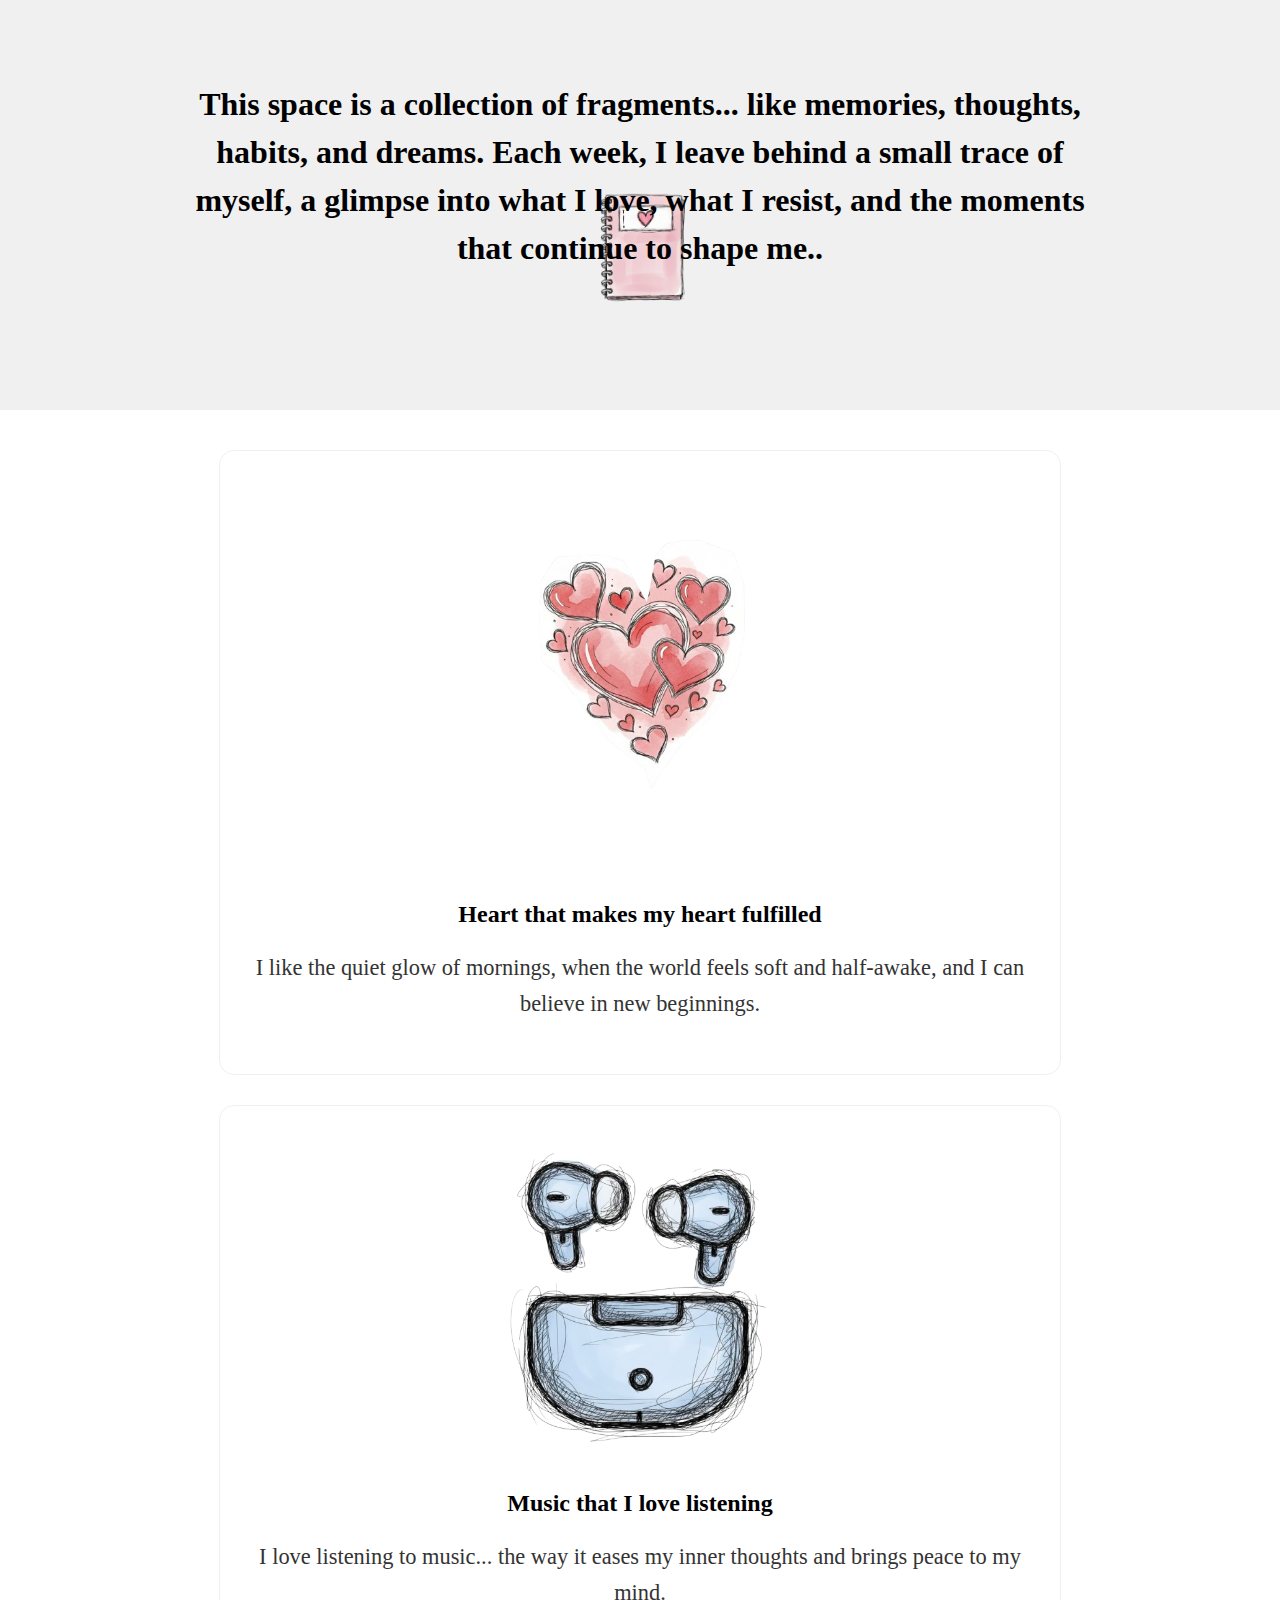
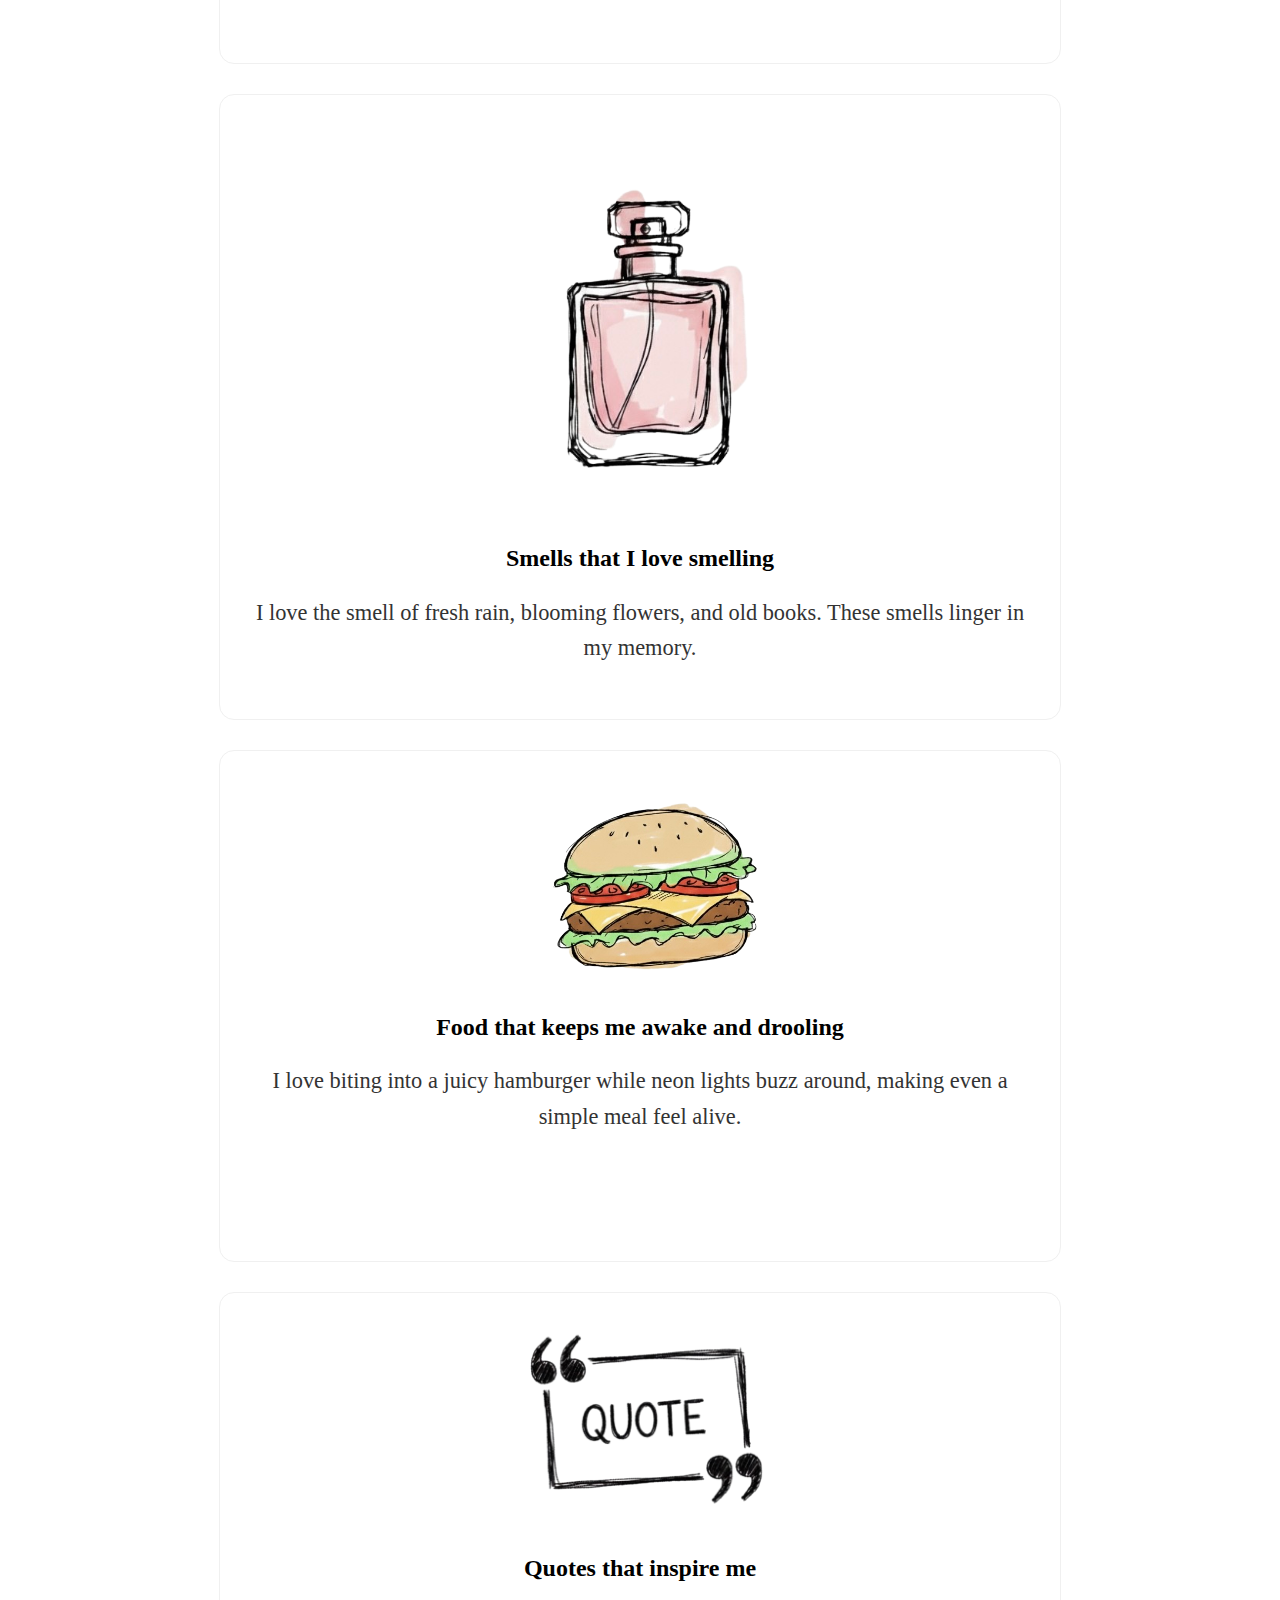
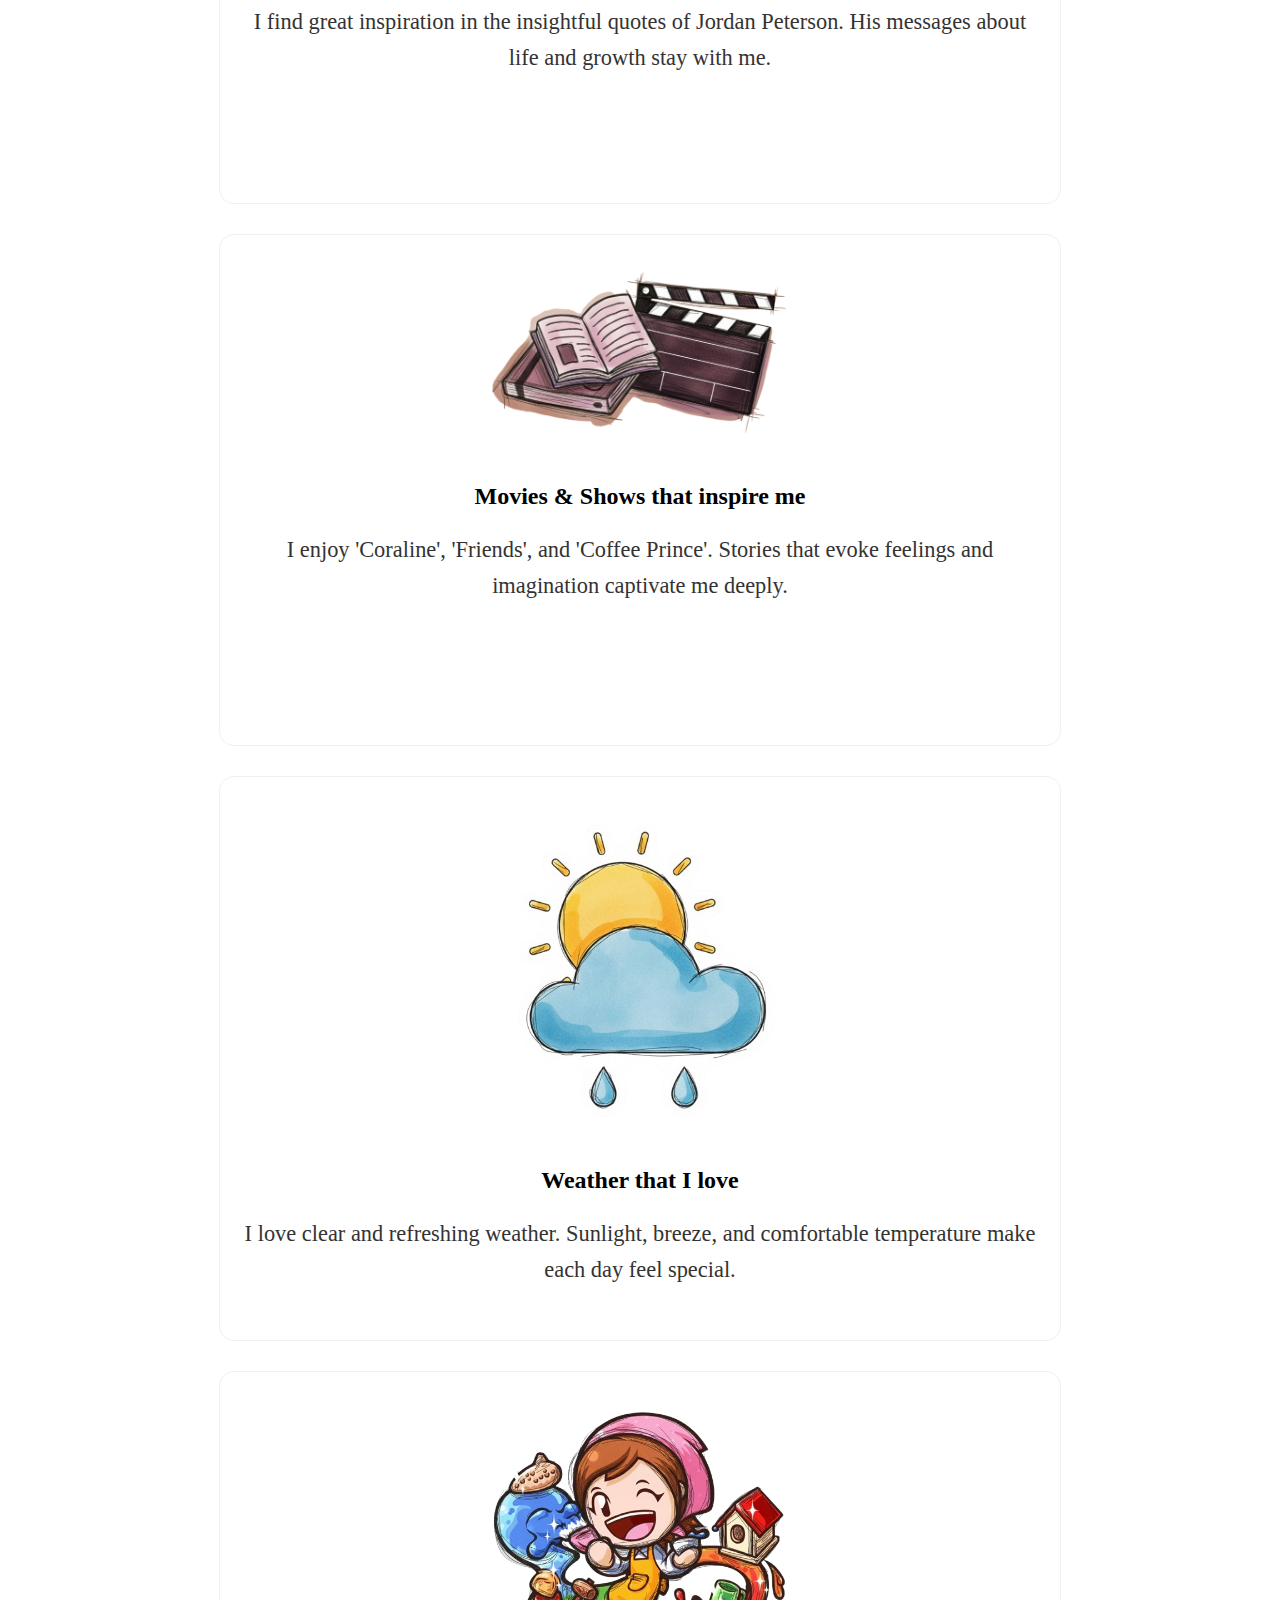
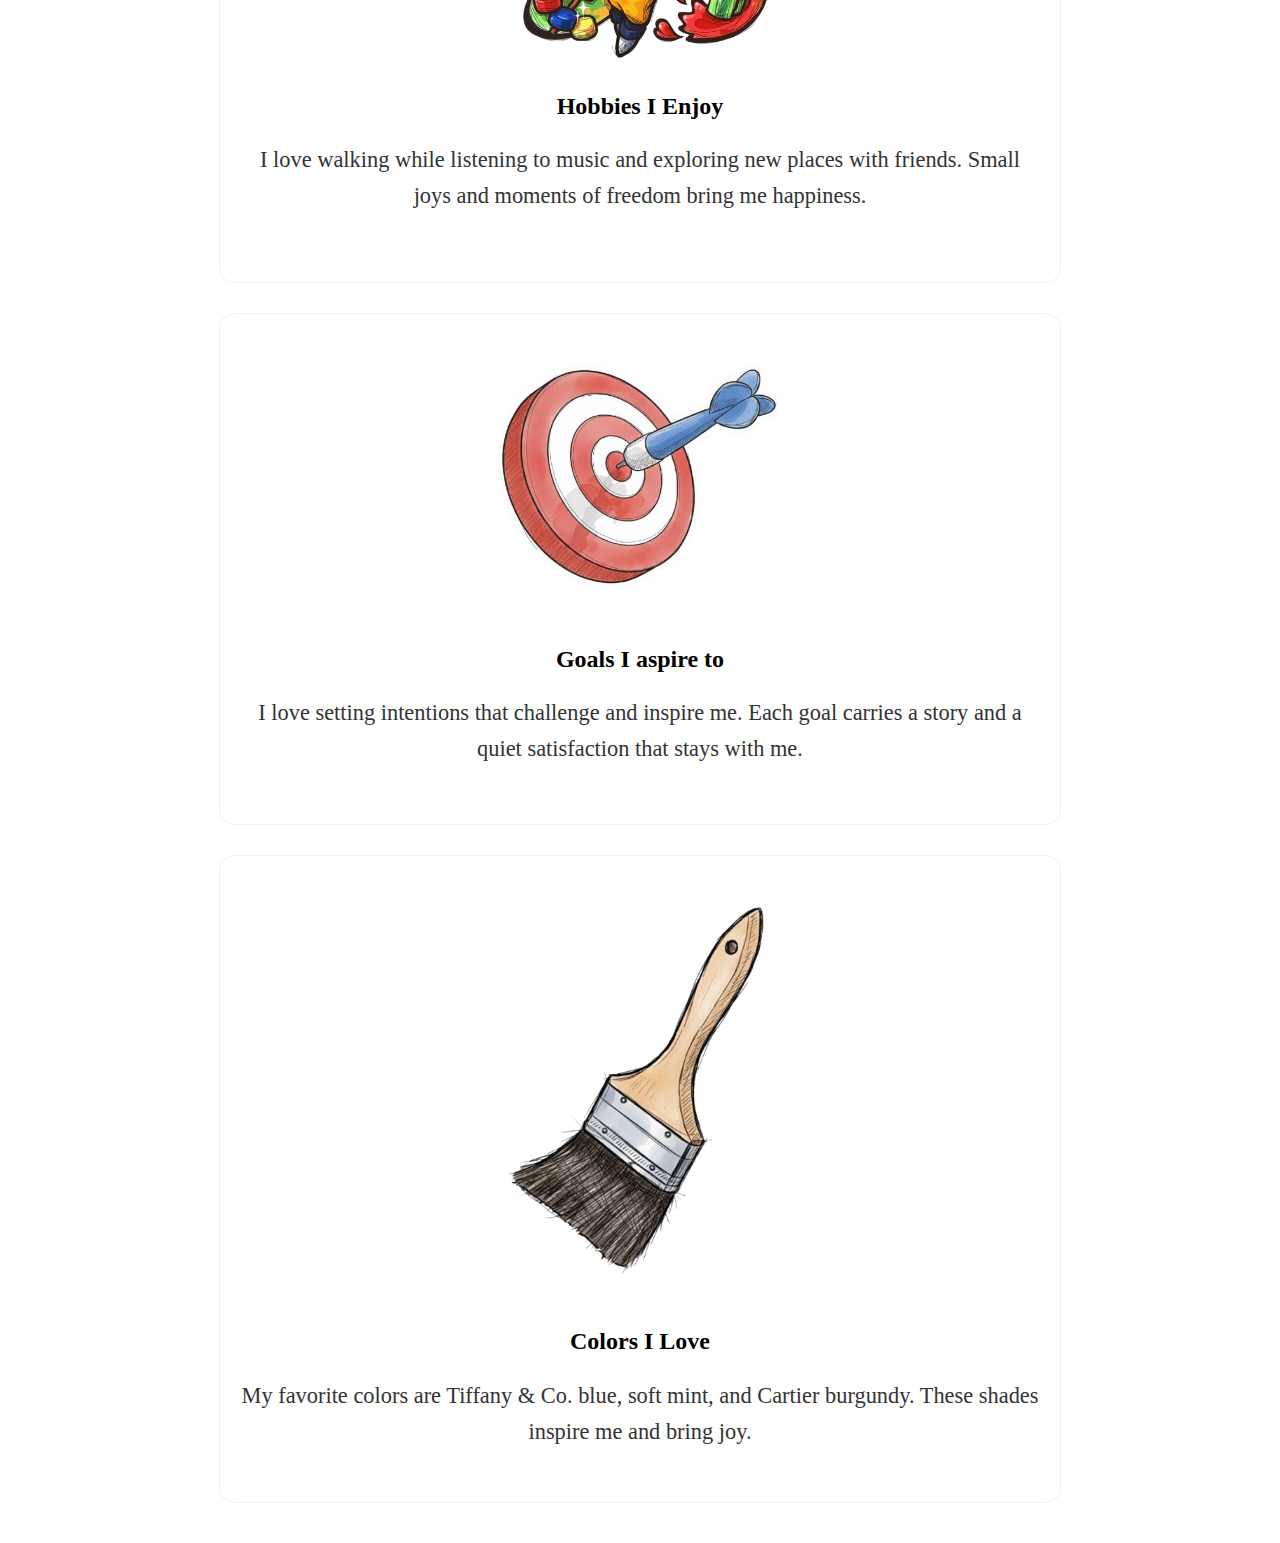
<file: index.html>
<!DOCTYPE html>
<html lang="ko">
<head>
  <meta charset="UTF-8">
  <meta name="viewport" content="width=device-width, initial-scale=1.0">
  <title>Fragments of Me</title>

  <style>
    body {
      background-color: #fff;
      font-family: "Bradley Hand", "Lucida Handwriting", cursive;
      color: #000;
      margin: 0;
      padding: 0;
    }

    header {
      position: relative;
      background-color: #f0f0f0;
      text-align: center;
      padding: 80px 20px;
      height: 250px;
      overflow: hidden;
    }

    header h1 {
      position: relative;
      z-index: 1;
      max-width: 900px;
      margin: 0 auto;
      line-height: 1.5;
    }

    .floating-diary {
      position: absolute;
      width: 100px;
      top: 60%; 
      left: 50%;
      transform: translate(-50%, -50%);
      animation: floatDiary 4s ease-in-out infinite alternate;
    }

    @keyframes floatDiary {
      0% { transform: translate(-50%, -50%) translateY(0px) rotate(0deg); }
      50% { transform: translate(-50%, -50%) translateY(-10px) rotate(5deg); }
      100% { transform: translate(-50%, -50%) translateY(0px) rotate(0deg); }
    }

    main {
      display: flex;
      flex-direction: column;
      align-items: center;
      gap: 30px;
      padding: 40px 20px;
    }

    .entry {
      width: 800px;
      min-height: 450px;
      background-color: #fff;
      border: 1px solid #f0f0f0;
      border-radius: 15px;
      text-align: center;
      padding: 30px 20px;
      transition: transform 0.3s, box-shadow 0.3s;
    }

    .entry:hover {
      transform: translateY(-7px);
      box-shadow: 0 12px 24px rgba(0,0,0,0.2);
    }

    .entry img {
      width: 300px;
      margin-bottom: 15px;
      cursor: pointer;
      transition: transform 0.3s;
    }

    .entry img:hover {
      transform: scale(1.2);
    }

    .entry h2 {
      font-size: 1.5em;
      margin: 15px 0 10px 0;
    }

    .entry p {
      font-size: 1.4em;
      line-height: 1.6;
      color: #333;
    }

  </style>
  
</head>
<body>

  <header>
    <h1>This space is a collection of fragments... like memories, thoughts, habits, and dreams. Each week, I leave behind a small trace of myself, a glimpse into what I love, what I resist, and the moments that continue to shape me..</h1>
    <img src="images/diary.png" alt="Diary" class="floating-diary">
  </header>

  <main>
    <!-- 각 카드의 이미지에 data-target 속성으로 이동할 HTML 지정 -->
    <div class="entry">
      <img src="images/heart1.png" alt="Heart" data-target="heart.html">
      <h2>Heart that makes my heart fulfilled</h2>
      <p>I like the quiet glow of mornings, when the world feels soft and half-awake, and I can believe in new beginnings.</p>
    </div>

    <div class="entry">
      <img src="images/airpod.png" alt="Music" data-target="music.html">
      <h2>Music that I love listening</h2>
      <p>I love listening to music... the way it eases my inner thoughts and brings peace to my mind.</p>
    </div>

    <div class="entry">
      <img src="images/perfu.png" alt="Smells" data-target="smells.html">
      <h2>Smells that I love smelling</h2>
      <p>I love the smell of fresh rain, blooming flowers, and old books. These smells linger in my memory.</p>
    </div>

    <div class="entry">
      <img src="images/burger.png" alt="Food" data-target="food.html">
      <h2>Food that keeps me awake and drooling</h2>
      <p>I love biting into a juicy hamburger while neon lights buzz around, making even a simple meal feel alive.</p>
    </div>

    <div class="entry">
      <img src="images/quote.png" alt="Quotes" data-target="quote.html">
      <h2>Quotes that inspire me</h2>
      <p>I find great inspiration in the insightful quotes of Jordan Peterson. His messages about life and growth stay with me.</p>
    </div>

    <div class="entry">
      <img src="images/movie.png" alt="Movies" data-target="movie.html">
      <h2>Movies & Shows that inspire me</h2>
      <p>I enjoy 'Coraline', 'Friends', and 'Coffee Prince'. Stories that evoke feelings and imagination captivate me deeply.</p>
    </div>

    <div class="entry">
      <img src="images/weather.png" alt="Weather" data-target="weather.html">
      <h2>Weather that I love</h2>
      <p>I love clear and refreshing weather. Sunlight, breeze, and comfortable temperature make each day feel special.</p>
    </div>

    <div class="entry">
      <img src="images/hobby.png" alt="Hobbies" data-target="hobby.html">
      <h2>Hobbies I Enjoy</h2>
      <p>I love walking while listening to music and exploring new places with friends. Small joys and moments of freedom bring me happiness.</p>
    </div>

    <div class="entry">
      <img src="images/goal.png" alt="Goals" data-target="goals.html">
      <h2>Goals I aspire to</h2>
      <p>I love setting intentions that challenge and inspire me. Each goal carries a story and a quiet satisfaction that stays with me.</p>
    </div>

    <div class="entry">
      <img src="images/brush.png" alt="Colors" data-target="colors.html">
      <h2>Colors I Love</h2>
      <p>My favorite colors are Tiffany & Co. blue, soft mint, and Cartier burgundy. These shades inspire me and bring joy.</p>
    </div>

  </main>

  <!-- JS: 모든 entry 이미지에 더블클릭 이벤트 추가 -->
 <script>
  // 모든 entry 이미지 선택
  const entryImages = document.querySelectorAll('.entry img');

  entryImages.forEach(img => {
    // 더블클릭 이벤트 추가
    img.addEventListener('dblclick', () => {
      const targetPage = img.getAttribute('data-target'); // data-target 속성 읽기
      if (targetPage) {
        window.location.href = targetPage; // 해당 페이지로 이동
      } else {
        console.warn('data-target 속성이 없습니다:', img);
      }
    });
  });
</script>


</body>
</html>
</file>
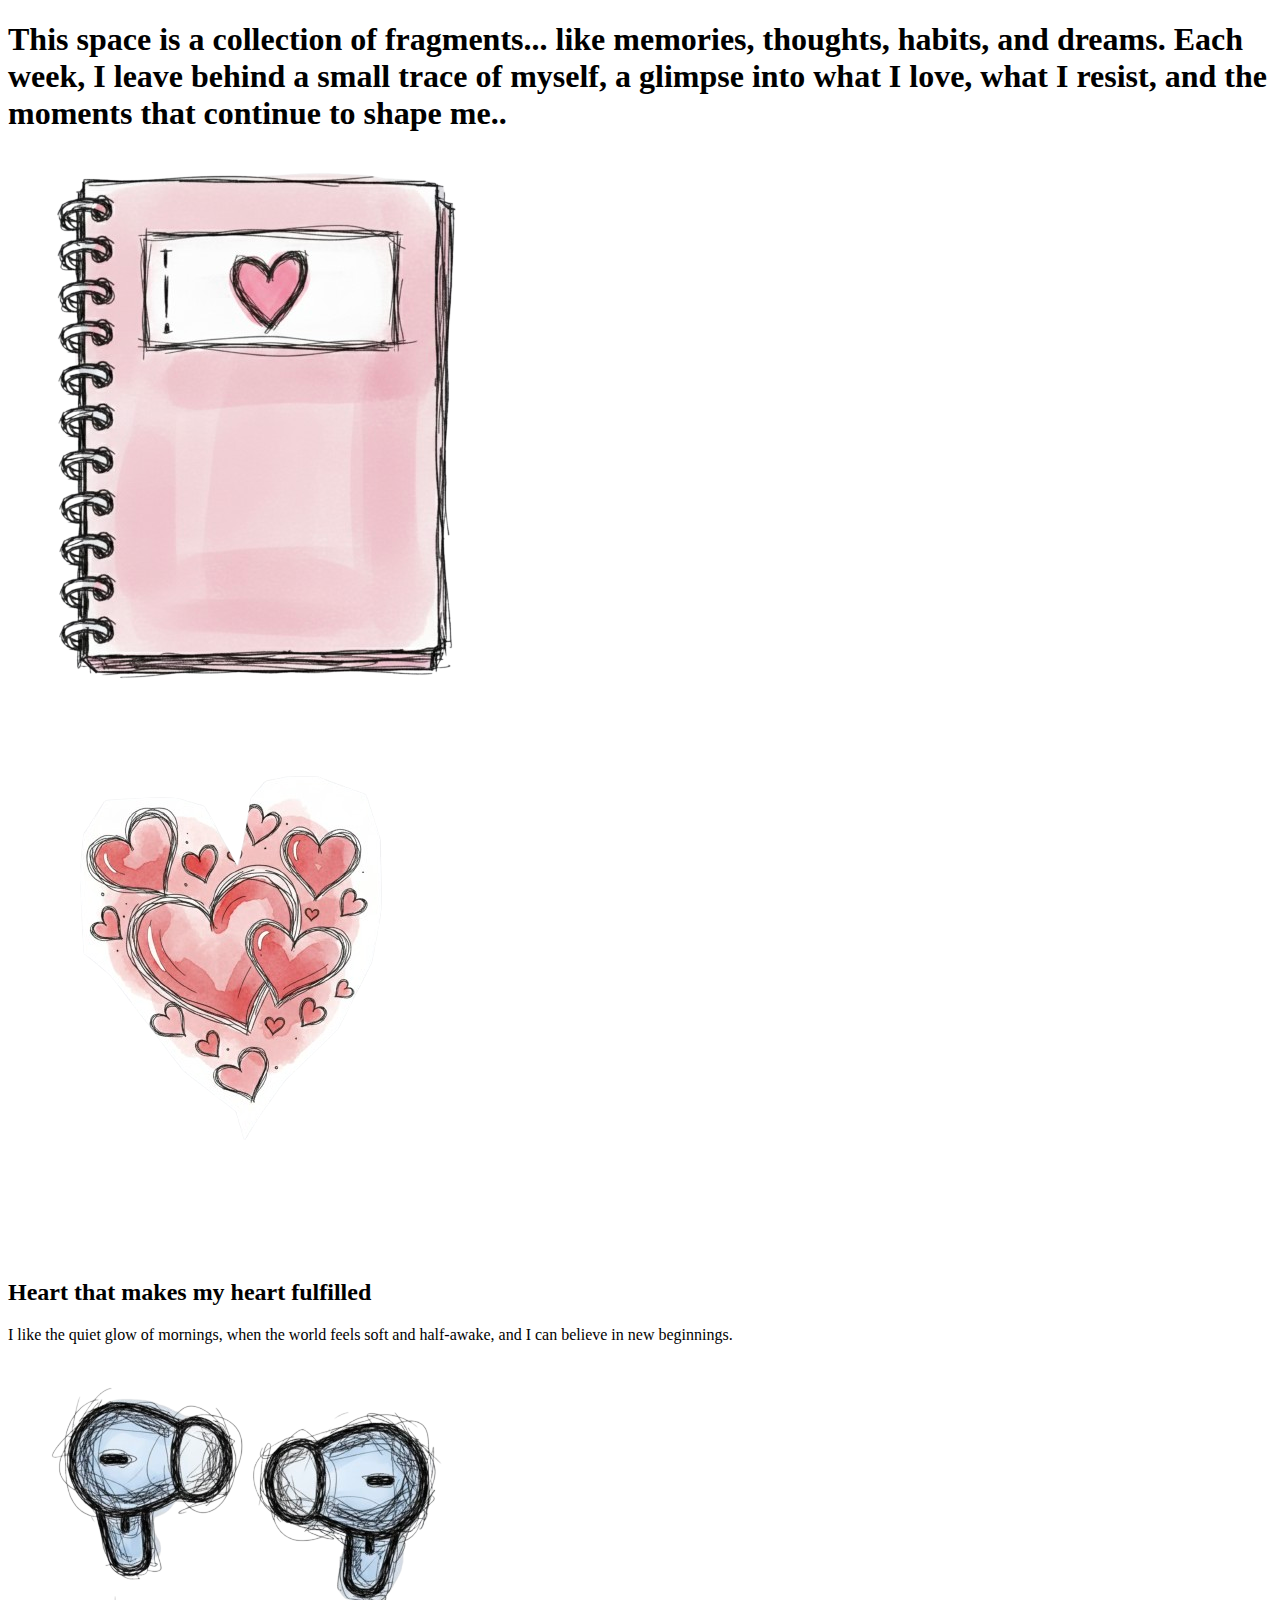
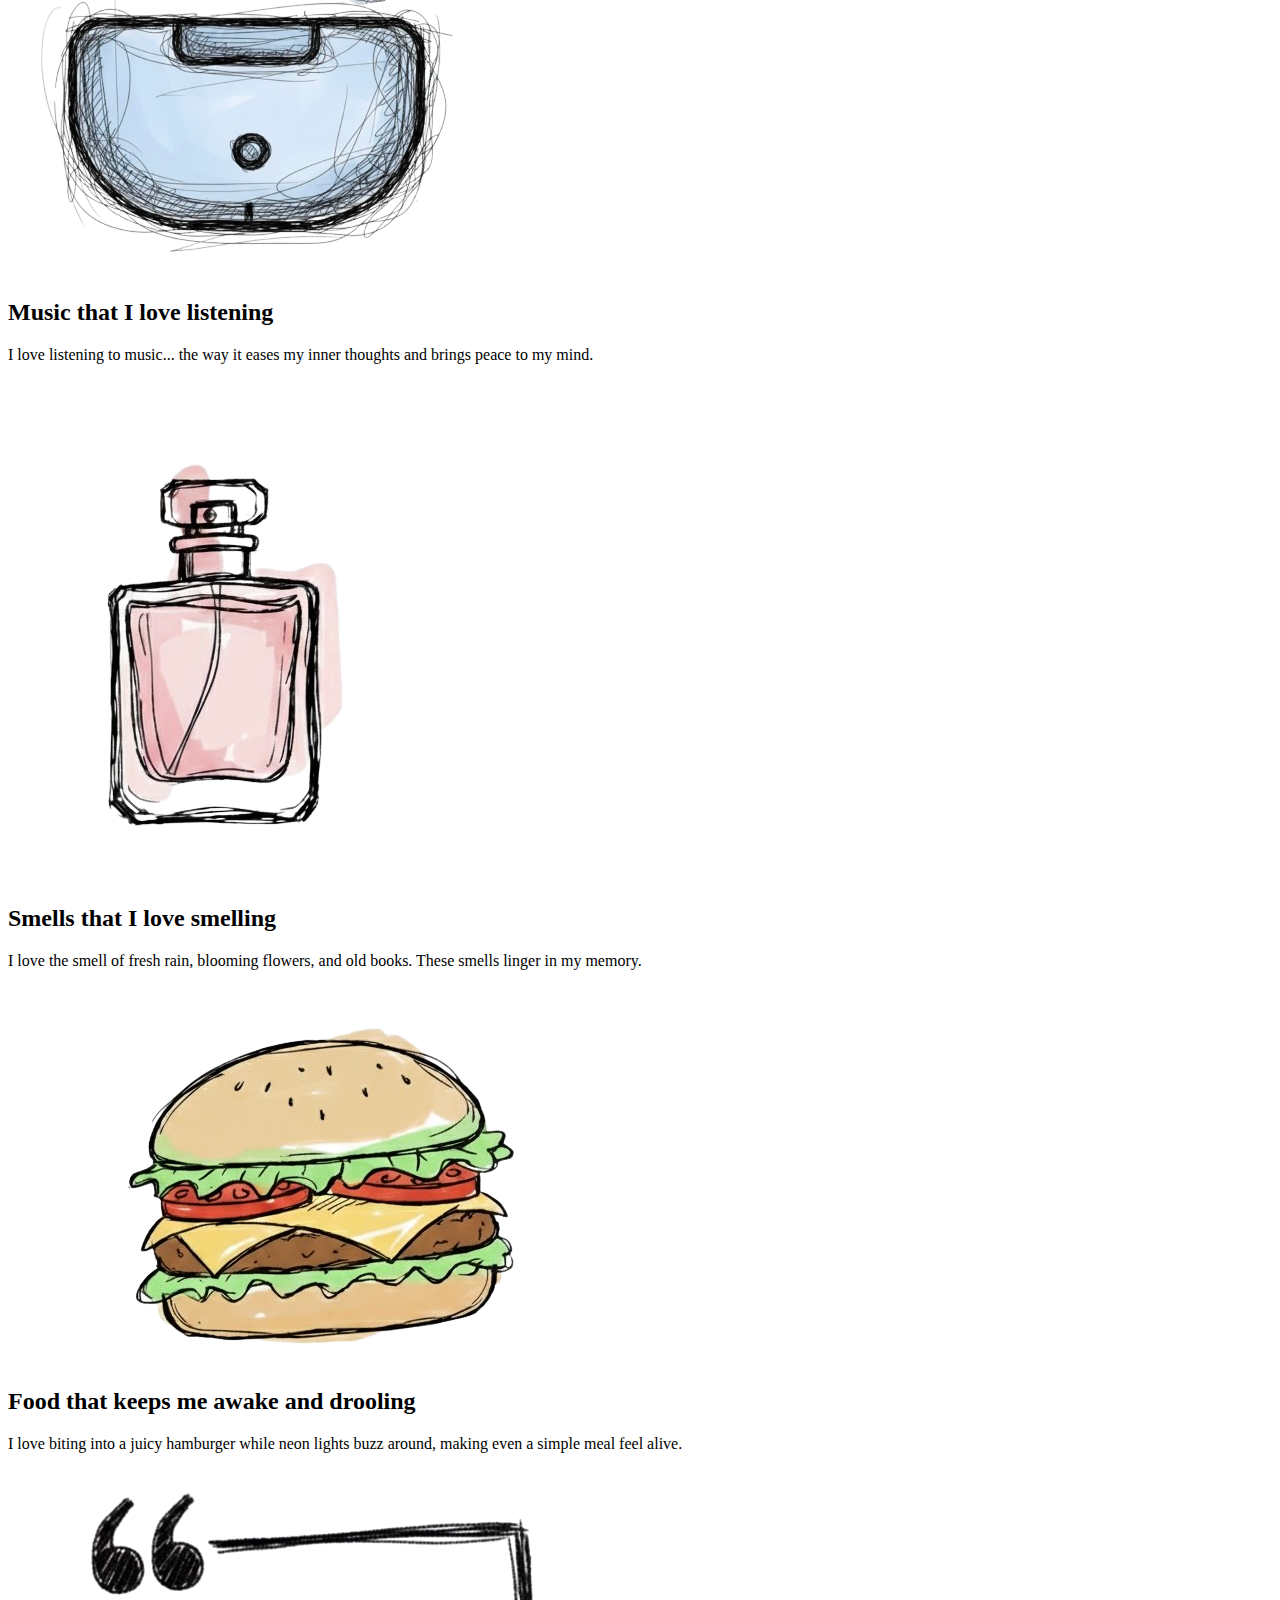
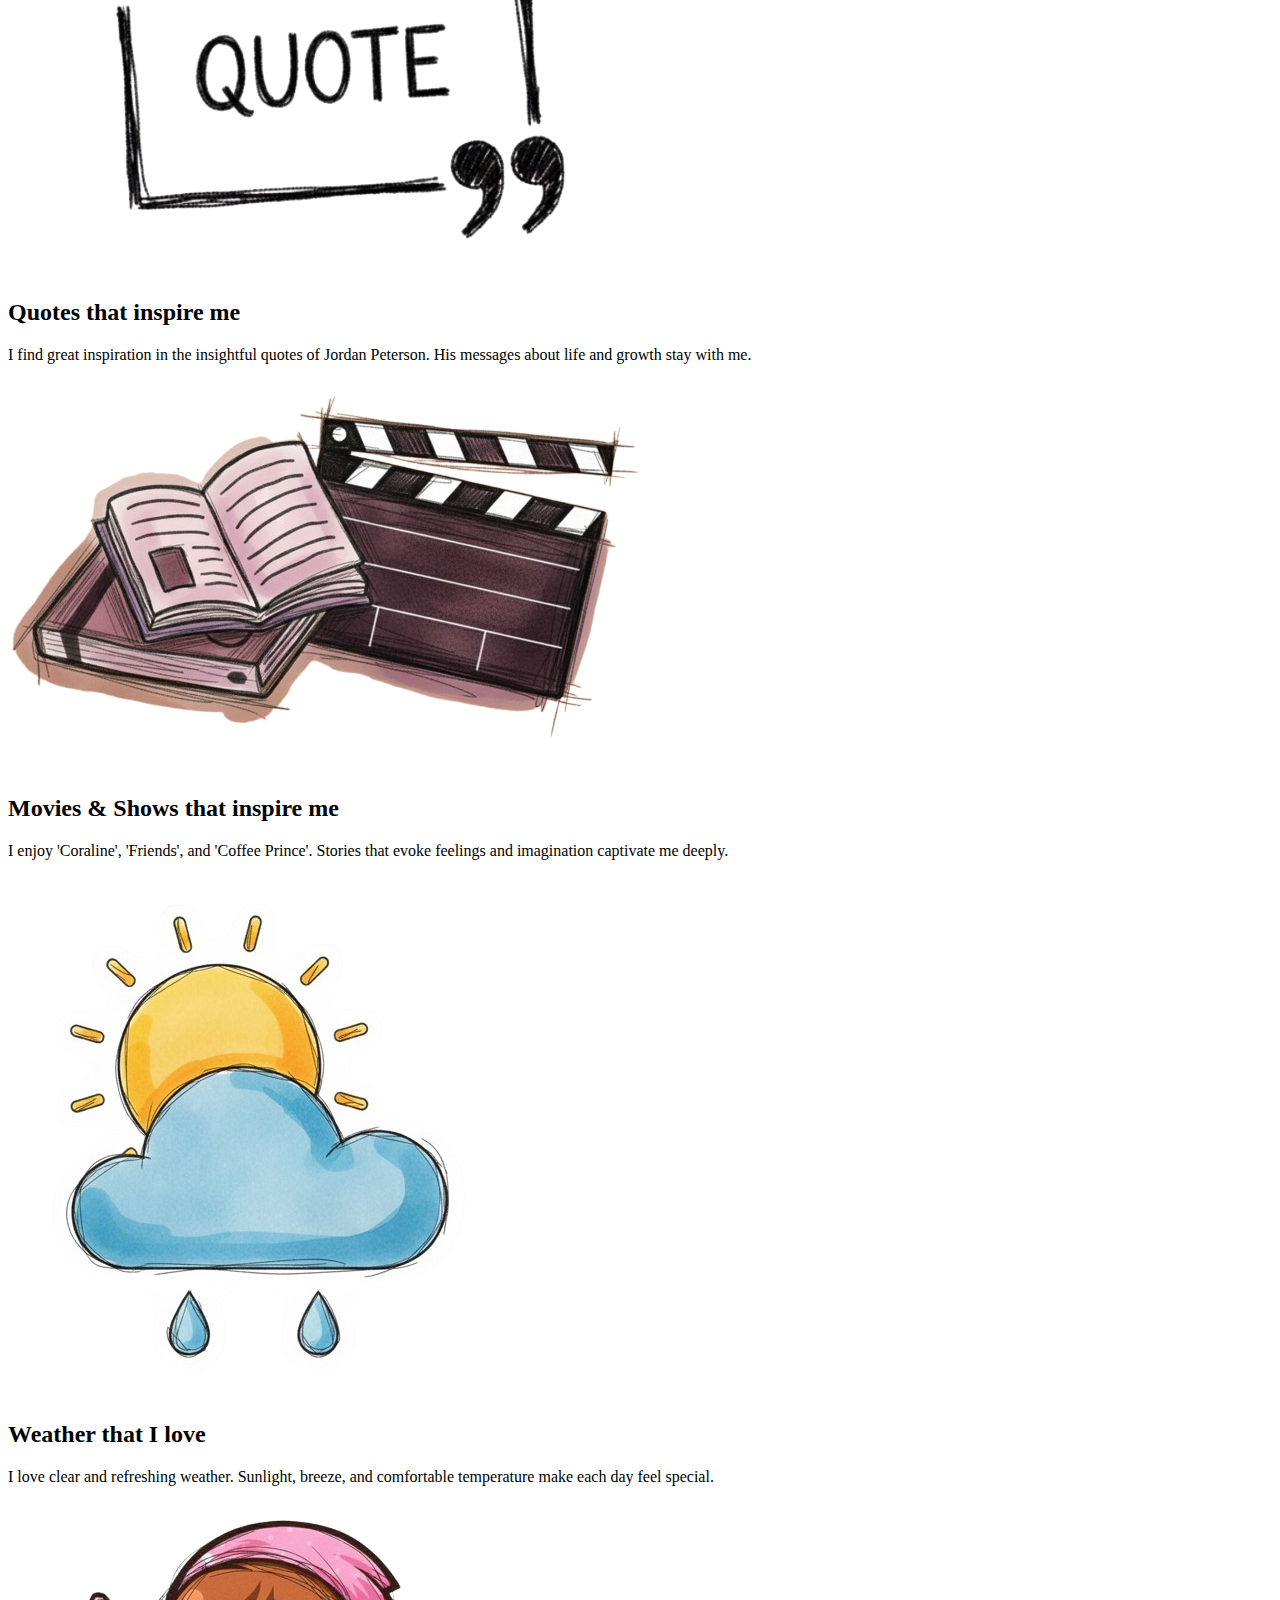
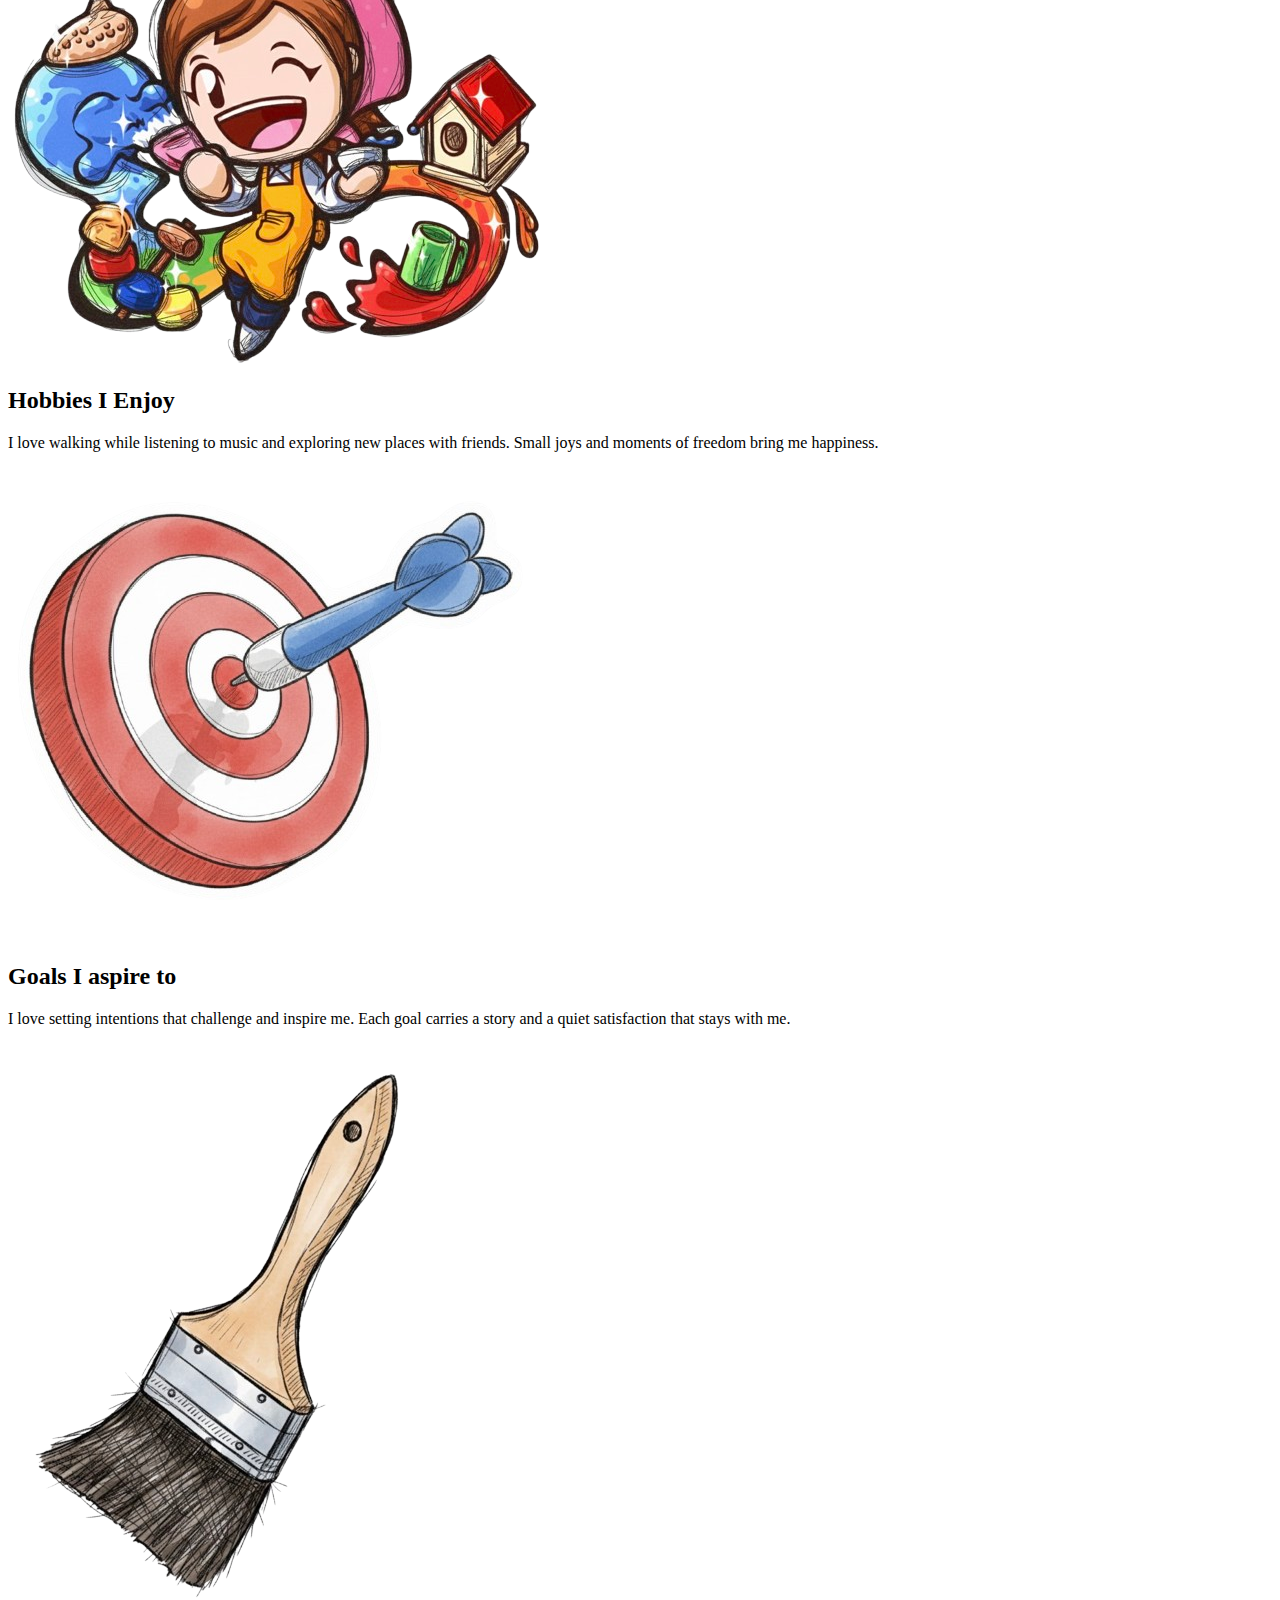
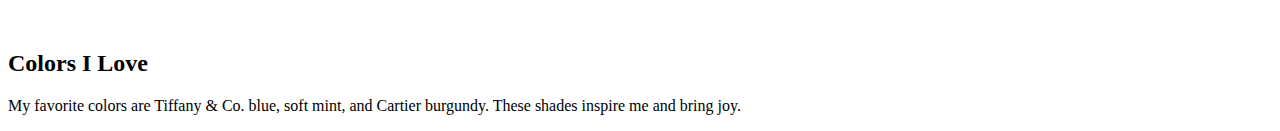
<file: index/index.html>
<!DOCTYPE html>
<html lang="ko">
<head>
  <meta charset="UTF-8">
  <meta name="viewport" content="width=device-width, initial-scale=1.0">
  <title>Fragments of Me</title>
  
</head>
<body>

  <header>
    <h1>This space is a collection of fragments... like memories, thoughts, habits, and dreams. Each week, I leave behind a small trace of myself, a glimpse into what I love, what I resist, and the moments that continue to shape me..</h1>
    <img src="images/diary.png" alt="Diary" class="floating-diary">
  </header>

  <main>
    <!-- 각 카드의 이미지에 data-target 속성으로 이동할 HTML 지정 -->
    <div class="entry">
      <img src="images/heart1.png" alt="Heart" data-target="heart.html">
      <h2>Heart that makes my heart fulfilled</h2>
      <p>I like the quiet glow of mornings, when the world feels soft and half-awake, and I can believe in new beginnings.</p>
    </div>

    <div class="entry">
      <img src="images/airpod.png" alt="Music" data-target="music.html">
      <h2>Music that I love listening</h2>
      <p>I love listening to music... the way it eases my inner thoughts and brings peace to my mind.</p>
    </div>

    <div class="entry">
      <img src="images/perfu.png" alt="Smells" data-target="smells.html">
      <h2>Smells that I love smelling</h2>
      <p>I love the smell of fresh rain, blooming flowers, and old books. These smells linger in my memory.</p>
    </div>

    <div class="entry">
      <img src="images/burger.png" alt="Food" data-target="food.html">
      <h2>Food that keeps me awake and drooling</h2>
      <p>I love biting into a juicy hamburger while neon lights buzz around, making even a simple meal feel alive.</p>
    </div>

    <div class="entry">
      <img src="images/quote.png" alt="Quotes" data-target="quotes.html">
      <h2>Quotes that inspire me</h2>
      <p>I find great inspiration in the insightful quotes of Jordan Peterson. His messages about life and growth stay with me.</p>
    </div>

    <div class="entry">
      <img src="images/movie.png" alt="Movies" data-target="movies.html">
      <h2>Movies & Shows that inspire me</h2>
      <p>I enjoy 'Coraline', 'Friends', and 'Coffee Prince'. Stories that evoke feelings and imagination captivate me deeply.</p>
    </div>

    <div class="entry">
      <img src="images/weather.png" alt="Weather" data-target="weather.html">
      <h2>Weather that I love</h2>
      <p>I love clear and refreshing weather. Sunlight, breeze, and comfortable temperature make each day feel special.</p>
    </div>

    <div class="entry">
      <img src="images/hobby.png" alt="Hobbies" data-target="hobby.html">
      <h2>Hobbies I Enjoy</h2>
      <p>I love walking while listening to music and exploring new places with friends. Small joys and moments of freedom bring me happiness.</p>
    </div>

    <div class="entry">
      <img src="images/goal.png" alt="Goals" data-target="goals.html">
      <h2>Goals I aspire to</h2>
      <p>I love setting intentions that challenge and inspire me. Each goal carries a story and a quiet satisfaction that stays with me.</p>
    </div>

    <div class="entry">
      <img src="images/brush.png" alt="Colors" data-target="colors.html">
      <h2>Colors I Love</h2>
      <p>My favorite colors are Tiffany & Co. blue, soft mint, and Cartier burgundy. These shades inspire me and bring joy.</p>
    </div>

  </main>

  <!-- JS: 모든 entry 이미지에 더블클릭 이벤트 추가 -->
 

</body>
</html>
</file>
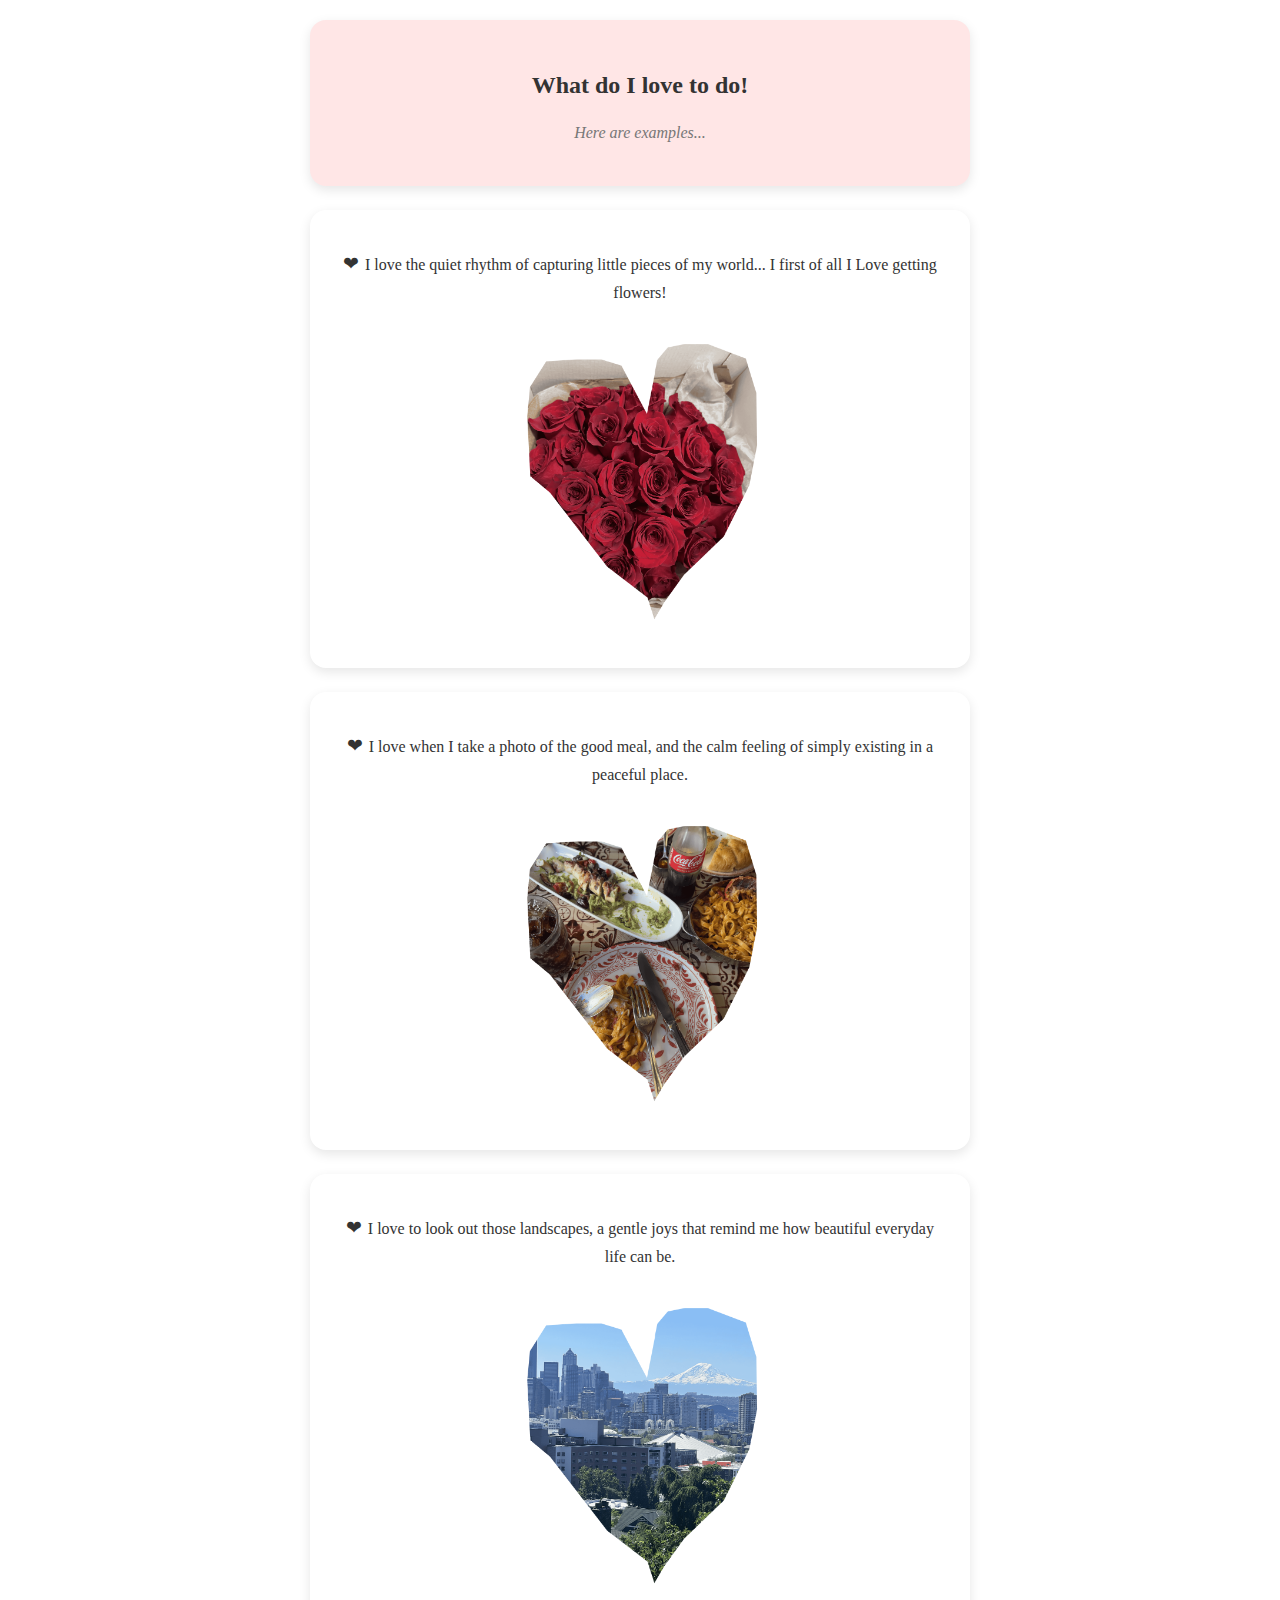
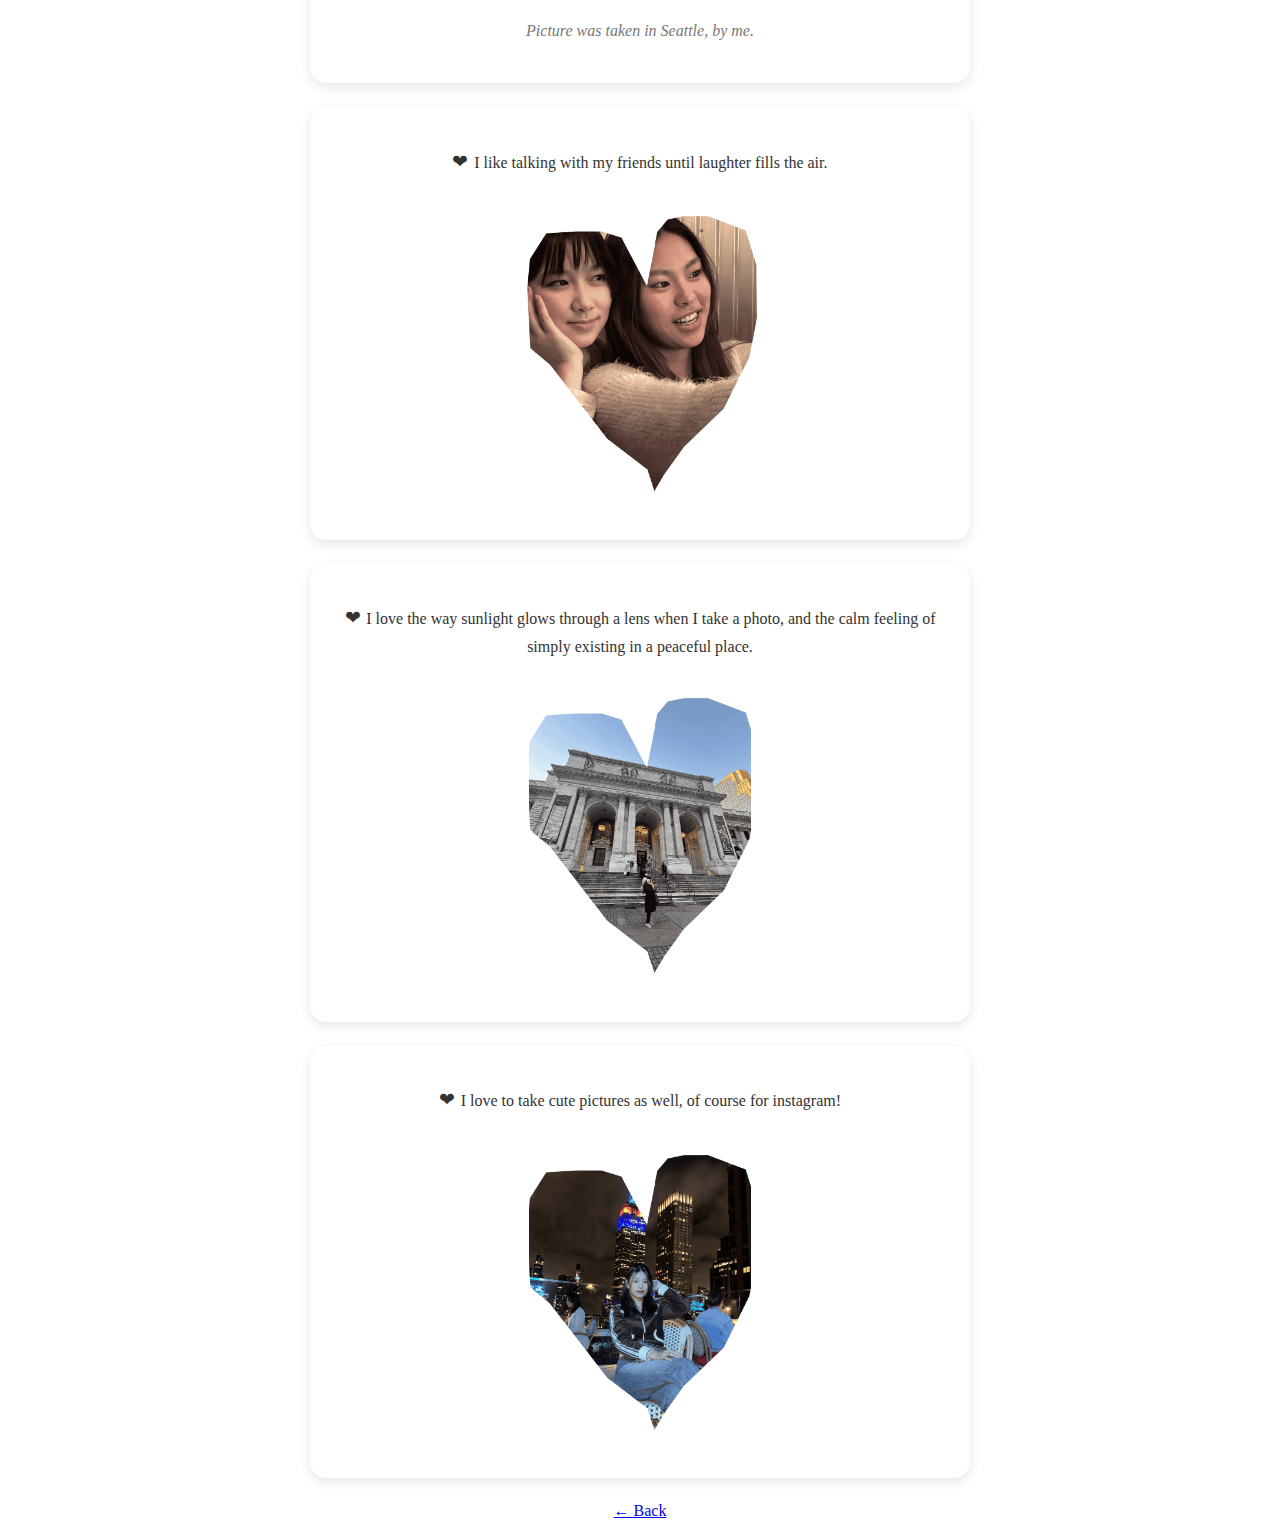
<file: heart.html>
<!DOCTYPE html>
<html>
<head>
  <meta charset="UTF-8">
  <meta name="viewport" content="width=device-width, initial-scale=1.0">
  <title>My Space of Fragments</title>
  <style>
    body {
      font-family: "Bradley Hand", cursive;
      background-color: #ffffff; 
      display: flex;
      flex-direction: column;
      align-items: center;  
      margin: 0;
      gap: 24px;
      text-align: center;
      padding: 20px;
      position: relative;       
      overflow-y: auto;         
    }

    .box {
      background-color: #fff; 
      border-radius: 16px;
      box-shadow: 0 4px 12px rgba(0,0,0,0.1);
      max-width: 600px;
      width: 100%;
      padding: 30px;
      line-height: 1.6;
      color: #333;
      text-align: center;
    }

    .box:first-of-type {
      background-color: #ffe6e6; 
    }

    h1 {
      font-size: 1.5em;
      margin-bottom: 0.5em;
    }

    p {
      margin: 0.6em 0;
    }

    .heart {
      font-size: 1.2em;
      margin-right: 0.3em;
    }

    .note {
      color: #777;
      font-style: italic;
      margin-top: 1em;
    }

    /* ===== Floating Hearts 스타일 (양 옆) ===== */
 .floating-heart {
  position: absolute;
  font-size: 24px;
  color: red;
  animation: float 5s linear infinite;
  top: -10%; /* 화면 위에서 시작 */
  opacity: 0.8;
}

@keyframes float {
  0% {
    transform: translateY(0) rotate(0deg);
  }
  100% {
    transform: translateY(120vh) rotate(360deg); /* 화면 아래로 이동 */
  }
}

  </style>
</head>
<body>

  <!-- 첫 박스 -->
  <div class="box">
    <h1> What do I love to do! </h1>
    <p class="note"> Here are examples...</p>
  </div>

  <div class="box">
   <p><span class="heart">❤</span>I love the quiet rhythm of capturing little pieces of my world... I first of all I Love getting flowers!</p>
    <img src="images/rose.png" alt="A peaceful place" width="70%">
  </div>

  <div class="box">
    <p><span class="heart">❤</span>I love when I take a photo of the good meal, and the calm feeling of simply existing in a peaceful place.</p>
    <img src="images/Food.png" alt="A peaceful place" width="70%">
  </div>

  <div class="box">
    <p><span class="heart">❤</span>I love to look out those landscapes, a gentle joys that remind me how beautiful everyday life can be.</p>
    <img src="images/lang.png" alt="A peaceful place" width="70%">
    <p class="note"> Picture was taken in Seattle, by me.</p>
  </div>

  <div class="box">
    <p><span class="heart">❤</span>I like talking with my friends until laughter fills the air. </p>
    <img src="images/fri.png" alt="A peaceful place" width="70%">
  </div>

  <div class="box">
    <p><span class="heart">❤</span>I love the way sunlight glows through a lens when I take a photo, and the calm feeling of simply existing in a peaceful place.</p>
    <img src="images/place.png" alt="A peaceful place" width="70%">
  </div>

  <div class="box">
    <p><span class="heart">❤</span>I love to take cute pictures as well, of course for instagram!</p>
    <img src="images/power.png" alt="A peaceful place" width="70%">
  </div>

  <a href="main.html"> ← Back </a>

  <!-- ===== 화면 양 옆 floating hearts ===== -->
  <div class="floating-heart" style="left:5vw;">♥</div>
  <div class="floating-heart" style="center:55vw;">♡</div>
  <div class="floating-heart" style="right:65vw;">♥</div>
  <div class="floating-heart" style="left:95vw;">♡</div>
    <div class="floating-heart" style="left:5vw;">♥</div>

  <script>
  // 모든 entry 이미지 선택
  const entryImages = document.querySelectorAll('.entry img');

  entryImages.forEach(img => {
    // 더블클릭 이벤트 추가
    img.addEventListener('dblclick', () => {
      const targetPage = img.getAttribute('data-target'); // data-target 속성 읽기
      if (targetPage) {
        window.location.href = targetPage; // 해당 페이지로 이동
      } else {
        console.warn('data-target 속성이 없습니다:', img);
      }
    });
  });
</script>

  
</body>
</html>
</file>
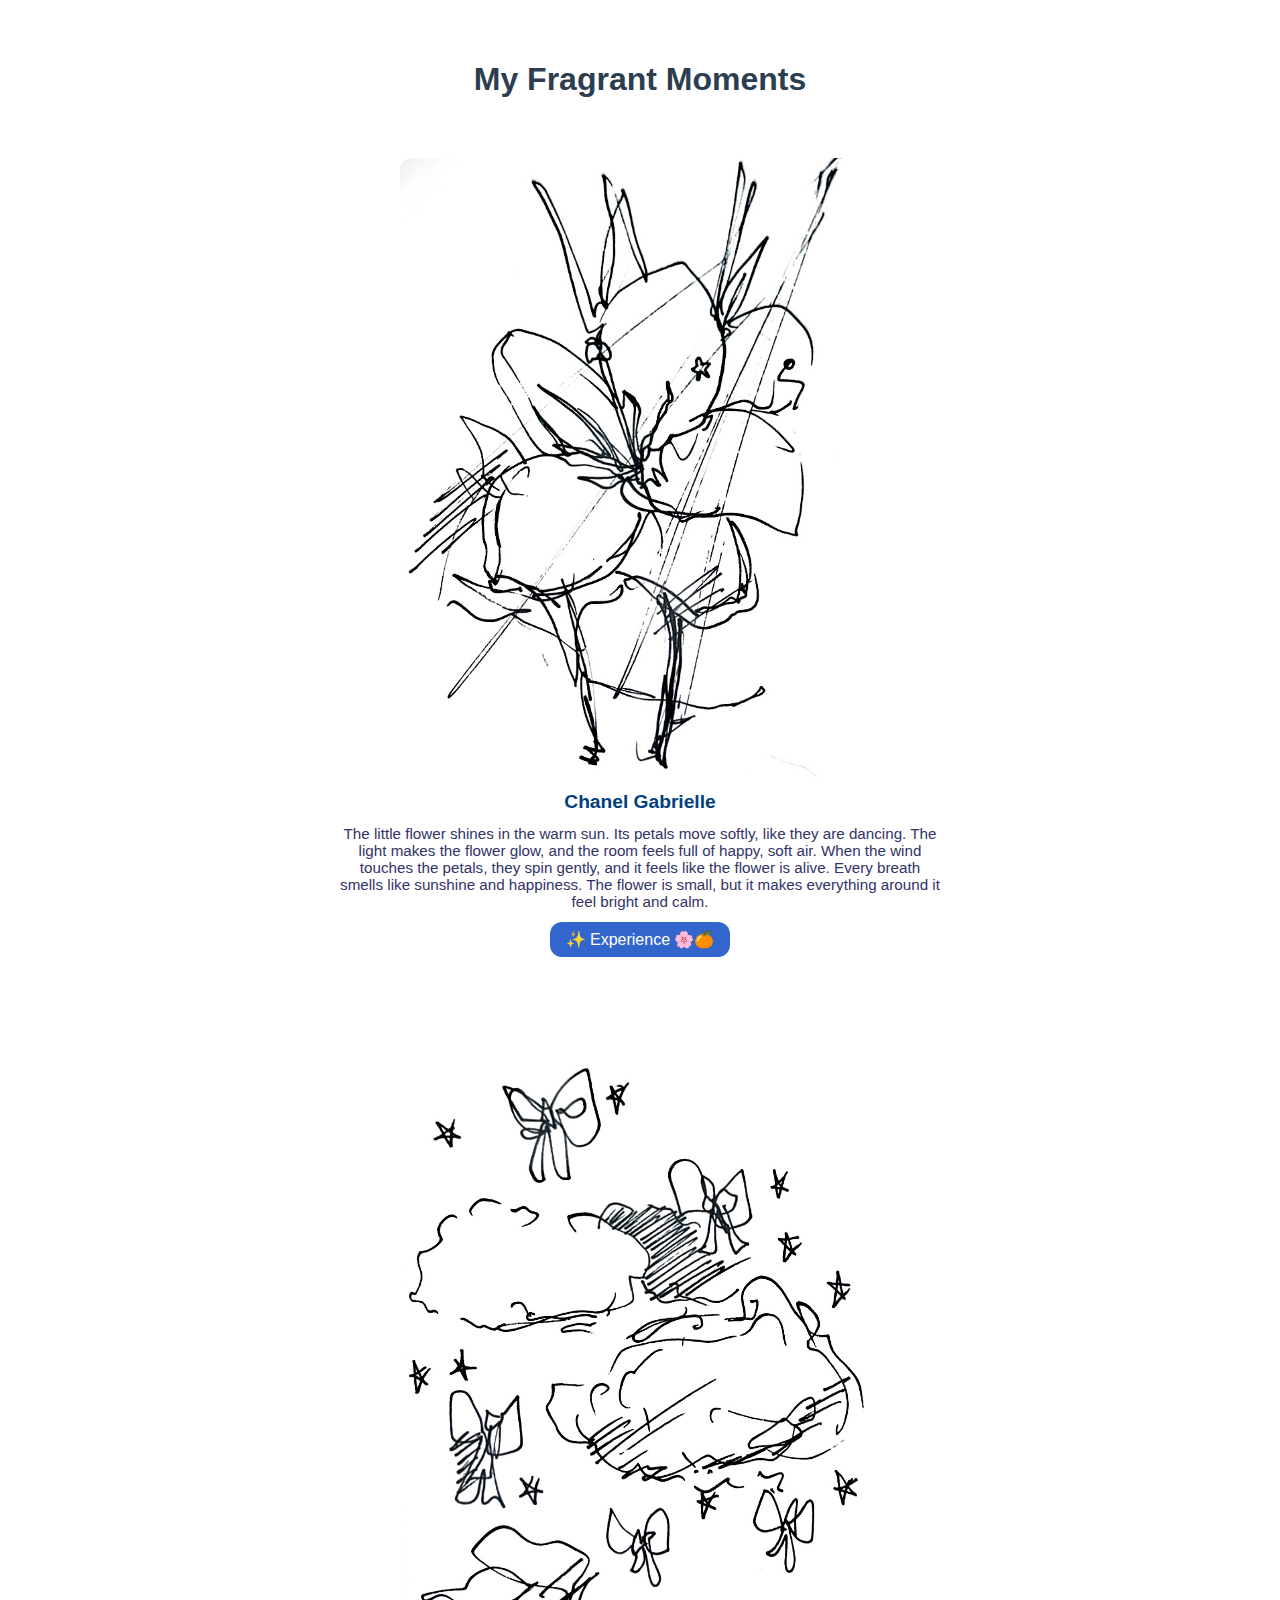
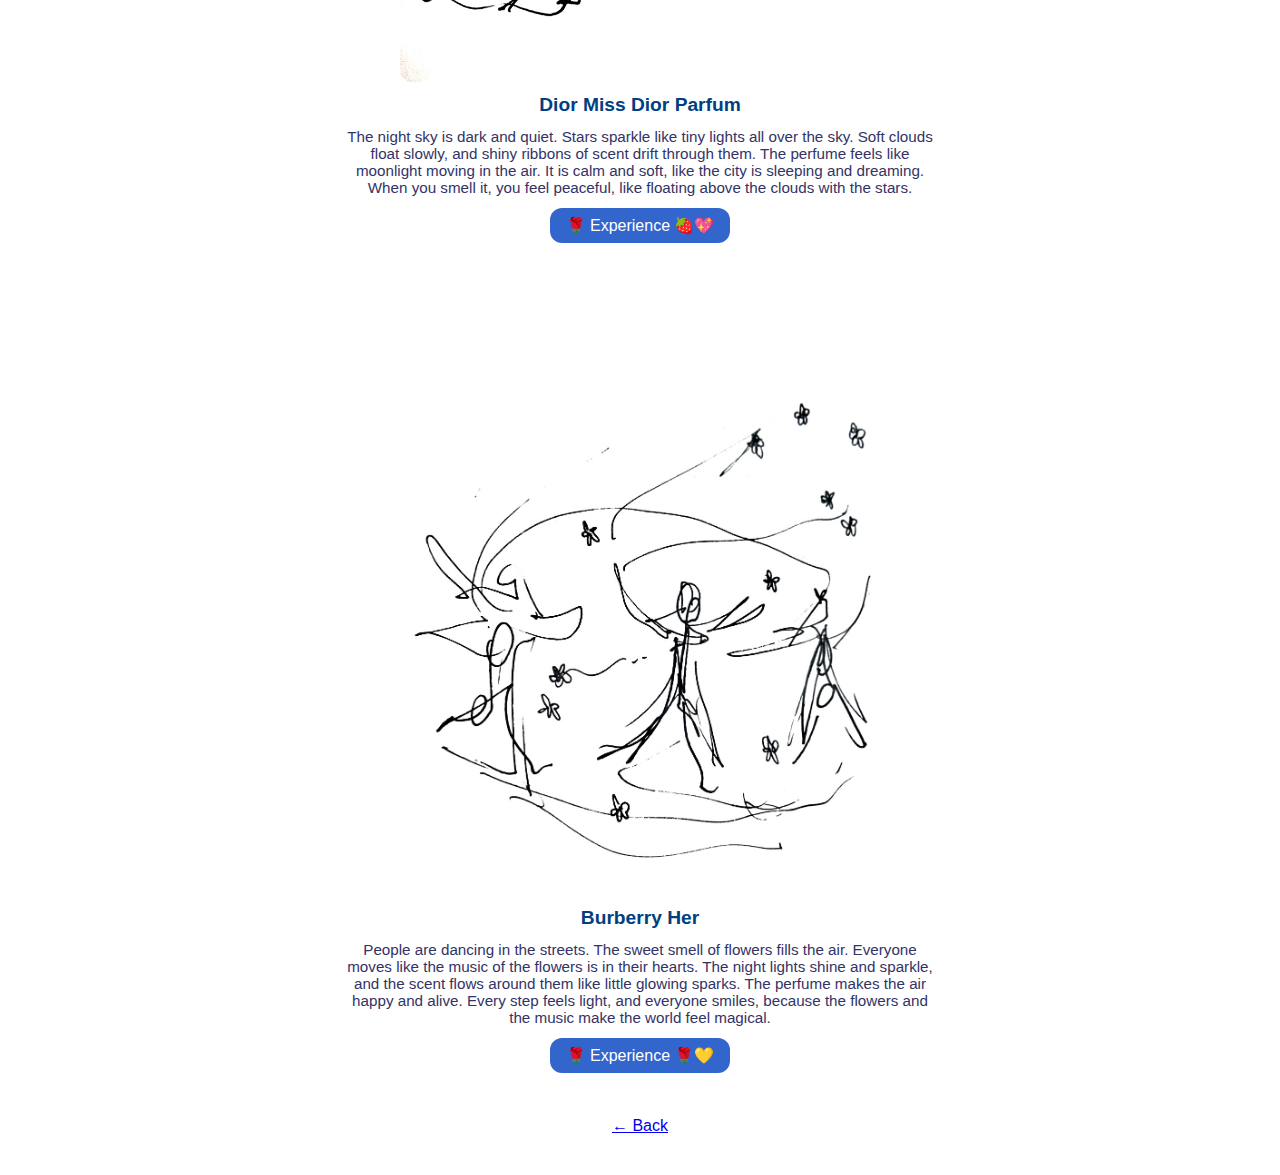
<file: smells.html>
<!DOCTYPE html>
<html lang="en">
<head>
<meta charset="UTF-8">
<meta name="viewport" content="width=device-width, initial-scale=1.0">
<title>My Fragrant Moments</title>
<style>
  body {
    font-family: 'Helvetica', sans-serif;
    background-color: #ffffff; /* 💠 하얀 배경 */
    display: flex;
    flex-direction: column;
    align-items: center;
    padding: 40px 20px;
    margin: 0;
    gap: 24px;
  }

  h1 {
    font-size: 2rem;
    color: #2c3e50; /* 짙은 네이비그레이 */
    margin-bottom: 0.5em;
  }

  .smell-card {
    background-color: #ffffff;
    border-radius: 16px;
    box-shadow: none;
    width: 90%;
    max-width: 600px;
    padding: 20px;
    display: flex;
    flex-direction: column;
    align-items: center;
    gap: 12px;
    transition: transform 0.3s ease, box-shadow 0.3s ease;
  }

  .smell-card:hover {
    transform: scale(1.03);
    box-shadow: 0 8px 20px rgba(0,0,0,0.2);
  }

  .smell-card img {
    width: 80%;
    border-radius: 12px;
    transition: transform 0.3s ease;
  }

  .smell-card img:hover {
    transform: scale(1.05);
  }

  .scent-title {
    font-size: 1.2rem;
    font-weight: bold;
    color: #004080;
  }

  .scent-desc {
    font-size: 0.95rem;
    color: #333366;
    text-align: center;
  }

  .experience-btn {
  background-color: #3366cc;
  color: #fff;
  border: none;
  border-radius: 12px;
  padding: 8px 16px;
  cursor: pointer;
  font-size: 1rem;
  transition: background-color 0.3s ease;
  outline: none;    
}

.experience-btn:focus {
  outline: none;        /* ← 포커스 테두리 제거 */
}
</style>
</head>
<body>

<h1>My Fragrant Moments</h1>

<!-- Chanel Gabrielle (orange) -->
<div class="smell-card">
  <img src="images/fl_white.jpg" alt="Chanel Gabrielle">
  <div class="scent-title">Chanel Gabrielle</div>
  <div class="scent-desc">The little flower shines in the warm sun. Its petals move softly, like they are dancing. The light makes the flower glow, and the room feels full of happy, soft air. When the wind touches the petals, they spin gently, and it feels like the flower is alive. Every breath smells like sunshine and happiness. The flower is small, but it makes everything around it feel bright and calm. </div>
  <button class="experience-btn" data-white="images/fl_white.jpg" data-color="images/fl_color.jpg">✨ Experience 🌸🍊</button>
</div>

<!-- Dior Miss Dior (pink rose) -->
<div class="smell-card">
  <img src="images/cl_white.jpg" alt="Dior Miss Dior">
  <div class="scent-title">Dior Miss Dior Parfum</div>
  <div class="scent-desc">The night sky is dark and quiet. Stars sparkle like tiny lights all over the sky. Soft clouds float slowly, and shiny ribbons of scent drift through them. The perfume feels like moonlight moving in the air. It is calm and soft, like the city is sleeping and dreaming. When you smell it, you feel peaceful, like floating above the clouds with the stars.</div>
  <button class="experience-btn" data-white="images/cl_white.jpg" data-color="images/cl_color.jpg">🌹 Experience 🍓💖</button>
</div>

<!-- Burberry Her (strawberry / rose) -->
<div class="smell-card">
  <img src="images/yell_white.jpg" alt="Burberry Her">
  <div class="scent-title">Burberry Her</div>
  <div class="scent-desc">People are dancing in the streets. The sweet smell of flowers fills the air. Everyone moves like the music of the flowers is in their hearts. The night lights shine and sparkle, and the scent flows around them like little glowing sparks. The perfume makes the air happy and alive. Every step feels light, and everyone smiles, because the flowers and the music make the world feel magical.</div>
  <button class="experience-btn" data-white="images/yell_white.jpg" data-color="images/yell_color.jpg">🌹 Experience 🌹💛</button>
</div>

<script>
  const buttons = document.querySelectorAll('.experience-btn');

  buttons.forEach(btn => {
    btn.addEventListener('click', () => {
      const img = btn.parentElement.querySelector('img');
      const whiteSrc = btn.dataset.white;
      const colorSrc = btn.dataset.color;

      // 버튼 클릭 시 백지 이미지로 변경
      img.src = whiteSrc;

      // 3초 후 컬러 이미지로 변경
      setTimeout(() => {
        img.src = colorSrc;
      }, 3000);
    });
  });
</script>
<a href="main.html"> ← Back </a>

</body>
</html>
</file>
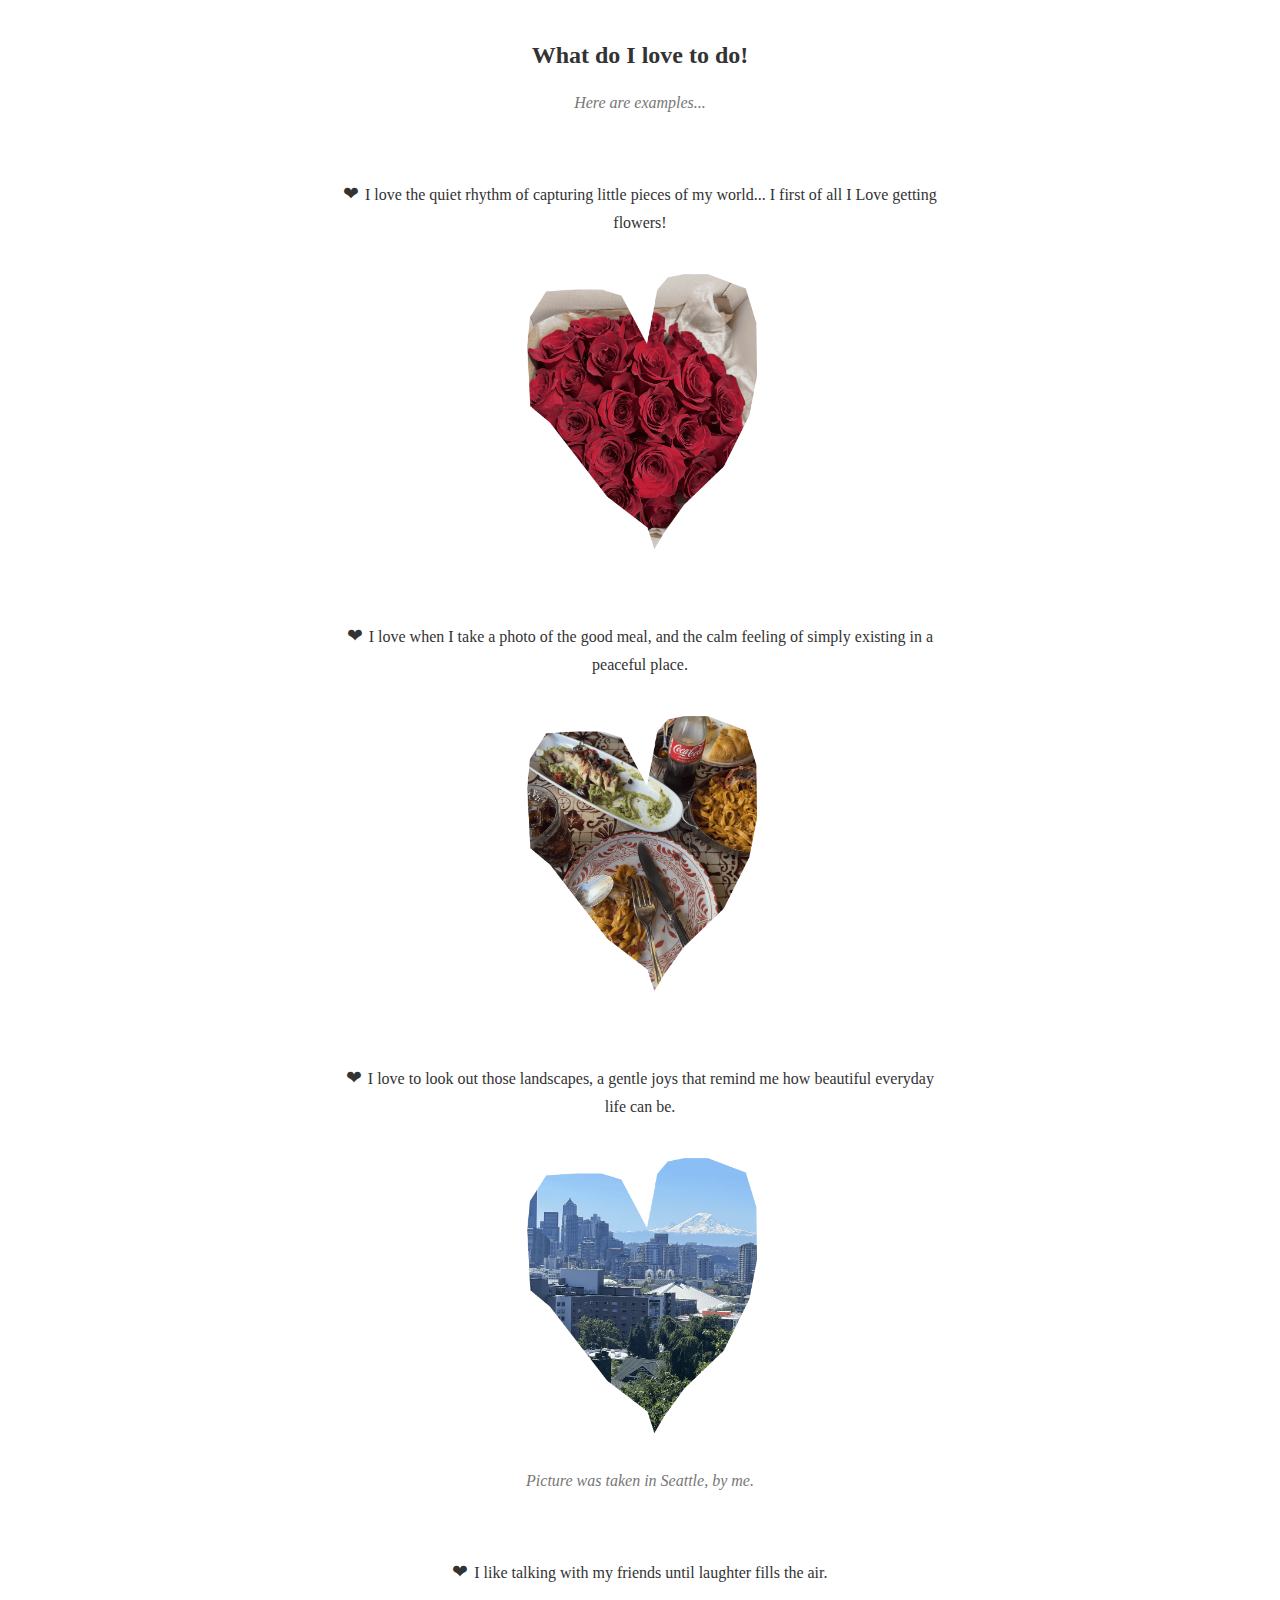
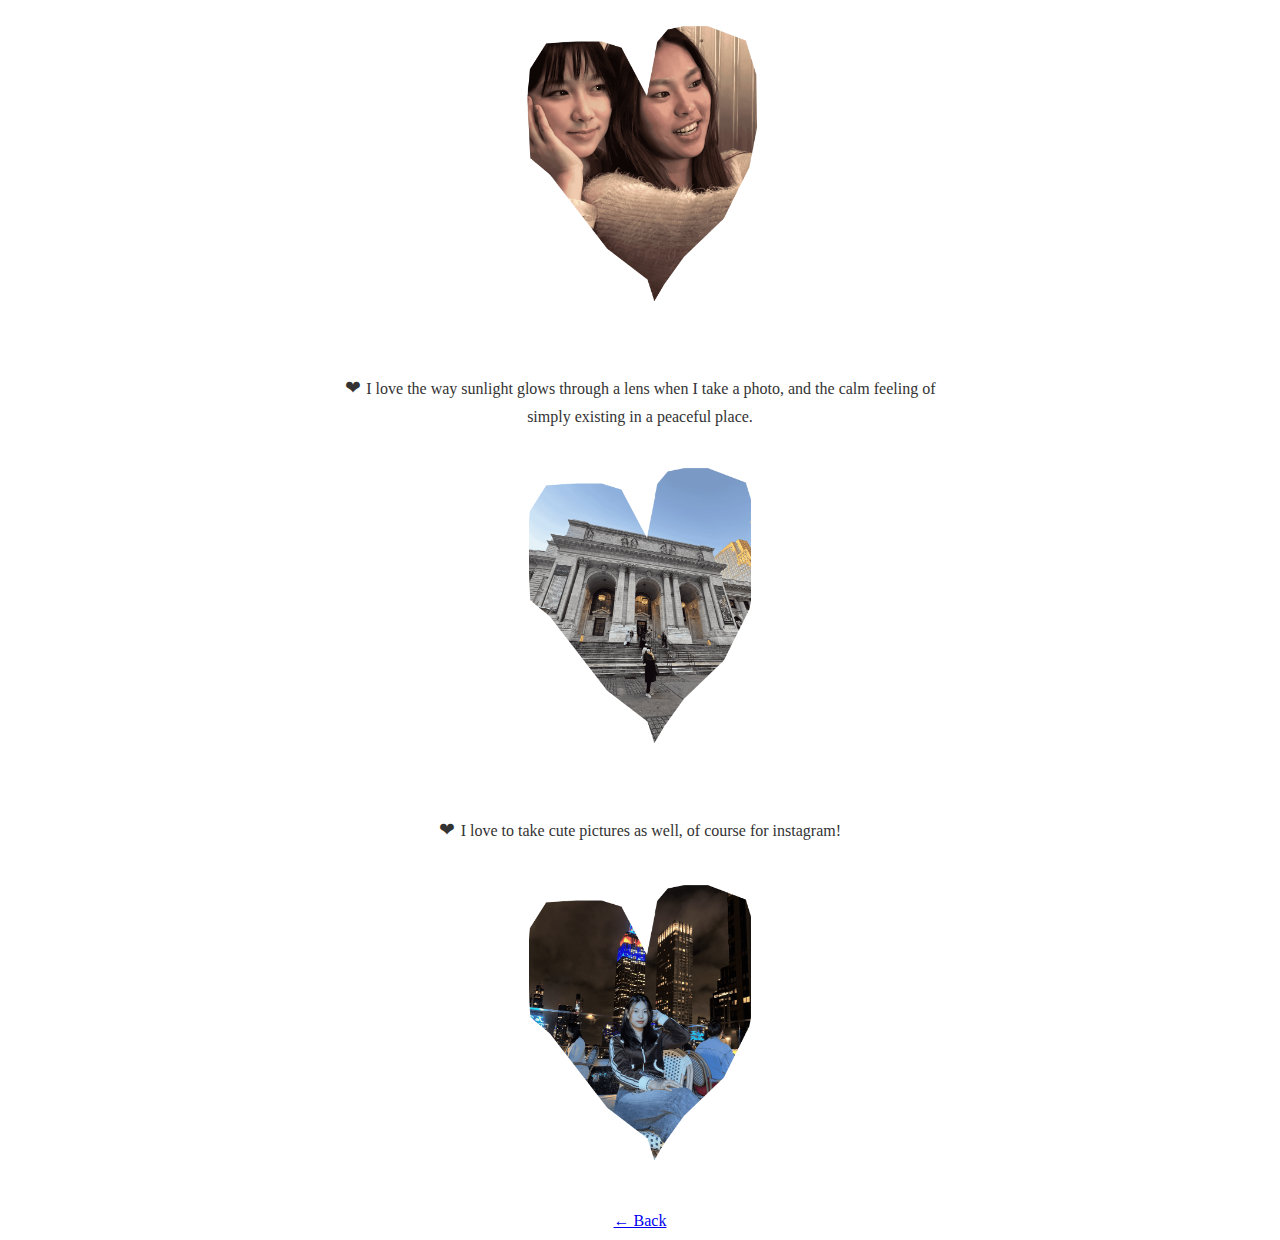
<file: entry 1 (heart)/heart.html>
<!DOCTYPE html>
<html>
<head>
  <meta charset="UTF-8">
  <meta name="viewport" content="width=device-width, initial-scale=1.0">
  <title>My Space of Fragments</title>
  <style>
    body {
      font-family: "Bradley Hand", cursive;
      background-color: #ffffff; 
      display: flex;
      flex-direction: column;
      align-items: center;  
      margin: 0;
      gap: 24px;
      text-align: center;
      padding: 10px;
      position: relative;       
      overflow-y: auto;         
    }

    .box {
      background-color: #fff; 
      border-radius: 8px;
      max-width: 600px;
      width: 100%;
      padding: 10px;
      line-height: 1.6;
      color: #333;
      text-align: center;
    }

    h1 {
      font-size: 1.5em;
      margin-bottom: 0.5em;
    }

    p {
      margin: 0.6em 0;
    }

    .heart {
      font-size: 1.2em;
      margin-right: 0.3em;
    }

    .note {
      color: #777;
      font-style: italic;
      margin-top: 1em;
    }

    /* ===== Floating Hearts 스타일 (양 옆) ===== */
 .floating-heart {
  position: absolute;
  font-size: 24px;
  color: red;
  animation: float 5s linear infinite;
  top: -10%; /* 화면 위에서 시작 */
  opacity: 0.8;
}

@keyframes float {
  0% {
    transform: translateY(0) rotate(0deg);
  }
  100% {
    transform: translateY(120vh) rotate(360deg); /* 화면 아래로 이동 */
  }
}

  </style>
</head>
<body>

  <!-- 첫 박스 -->
  <div class="box">
    <h1> What do I love to do! </h1>
    <p class="note"> Here are examples...</p>
  </div>

  <div class="box">
   <p><span class="heart">❤</span>I love the quiet rhythm of capturing little pieces of my world... I first of all I Love getting flowers!</p>
    <img src="images/rose.png" alt="A peaceful place" width="70%">
  </div>

  <div class="box">
    <p><span class="heart">❤</span>I love when I take a photo of the good meal, and the calm feeling of simply existing in a peaceful place.</p>
    <img src="images/Food.png" alt="A peaceful place" width="70%">
  </div>

  <div class="box">
    <p><span class="heart">❤</span>I love to look out those landscapes, a gentle joys that remind me how beautiful everyday life can be.</p>
    <img src="images/lang.png" alt="A peaceful place" width="70%">
    <p class="note"> Picture was taken in Seattle, by me.</p>
  </div>

  <div class="box">
    <p><span class="heart">❤</span>I like talking with my friends until laughter fills the air. </p>
    <img src="images/fri.png" alt="A peaceful place" width="70%">
  </div>

  <div class="box">
    <p><span class="heart">❤</span>I love the way sunlight glows through a lens when I take a photo, and the calm feeling of simply existing in a peaceful place.</p>
    <img src="images/place.png" alt="A peaceful place" width="70%">
  </div>

  <div class="box">
    <p><span class="heart">❤</span>I love to take cute pictures as well, of course for instagram!</p>
    <img src="images/power.png" alt="A peaceful place" width="70%">
  </div>

    <a href="index.html"> ← Back </a>


  <!-- ===== 화면 양 옆 floating hearts ===== -->
  <div class="floating-heart" style="left:5vw;">♥</div>
  <div class="floating-heart" style="center:55vw;">♡</div>
  <div class="floating-heart" style="right:65vw;">♥</div>
  <div class="floating-heart" style="left:95vw;">♡</div>
    <div class="floating-heart" style="left:5vw;">♥</div>
 
</body>
</html>
</file>
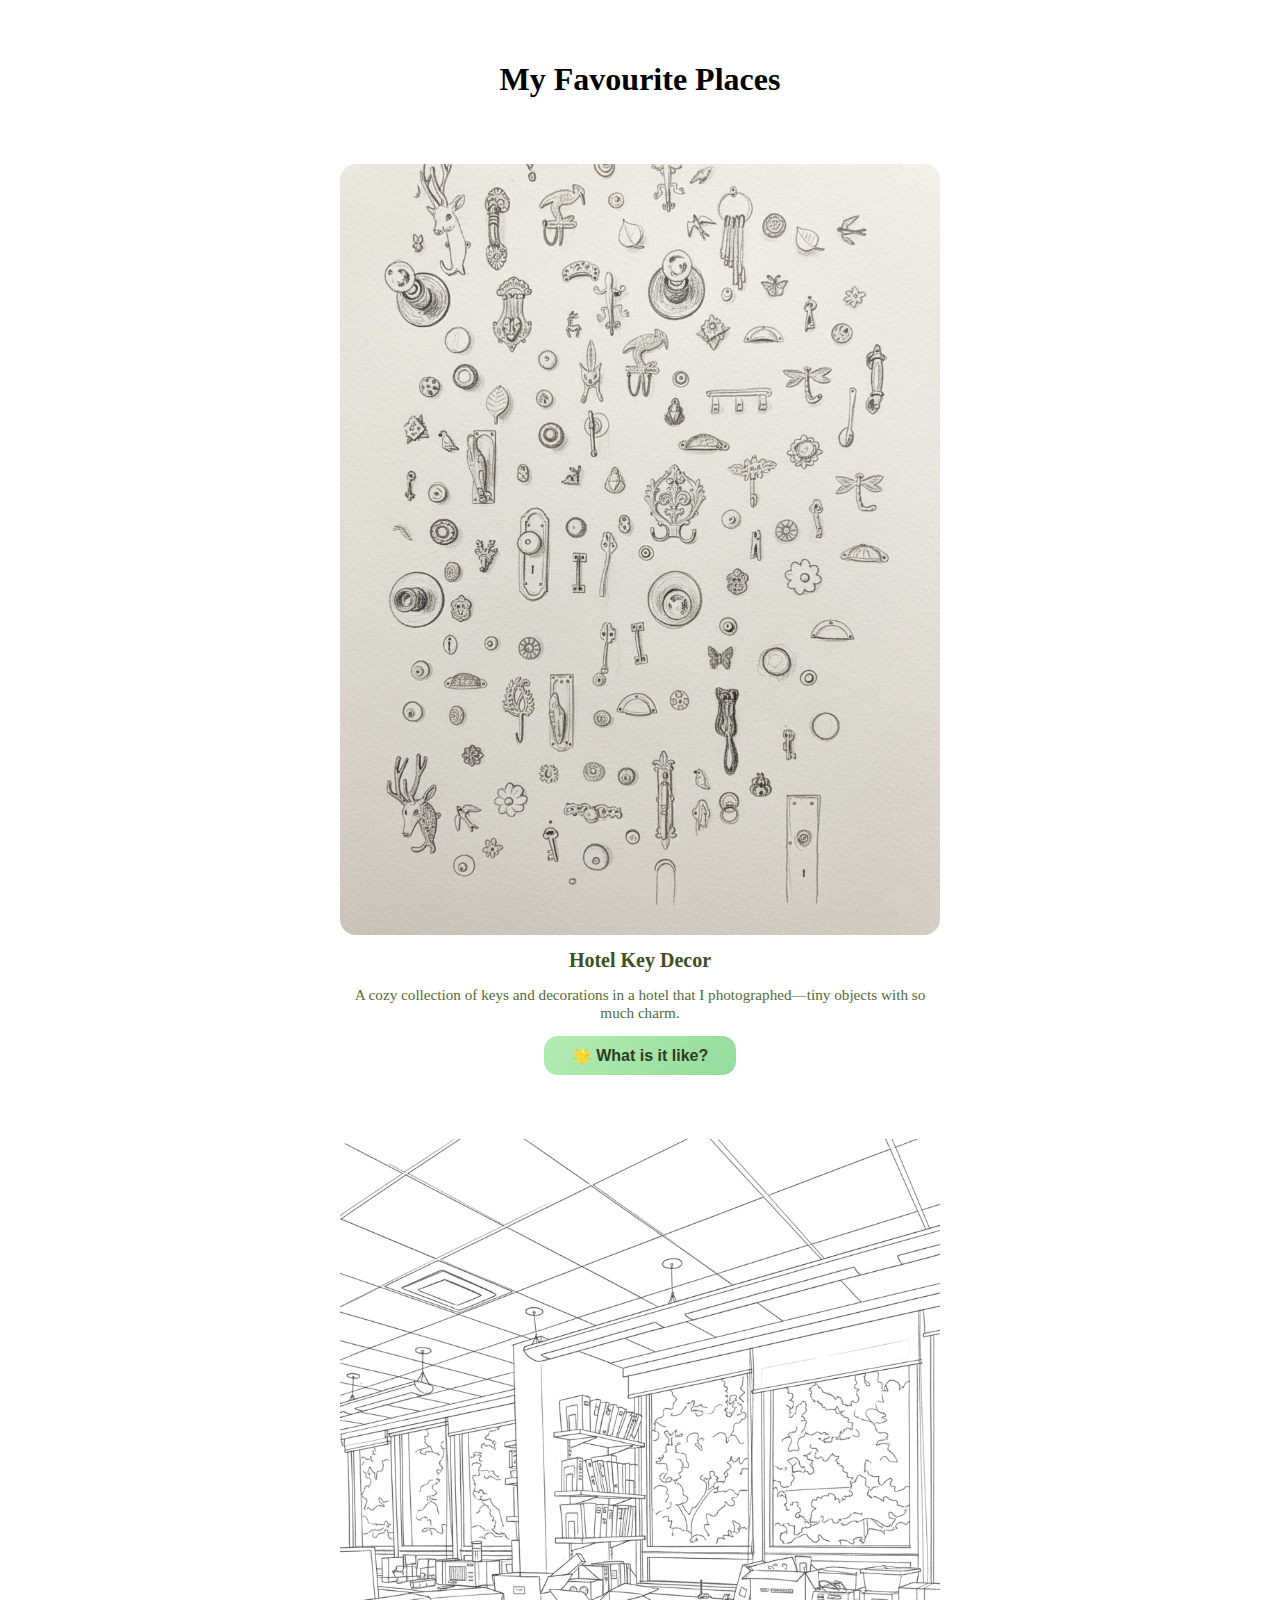
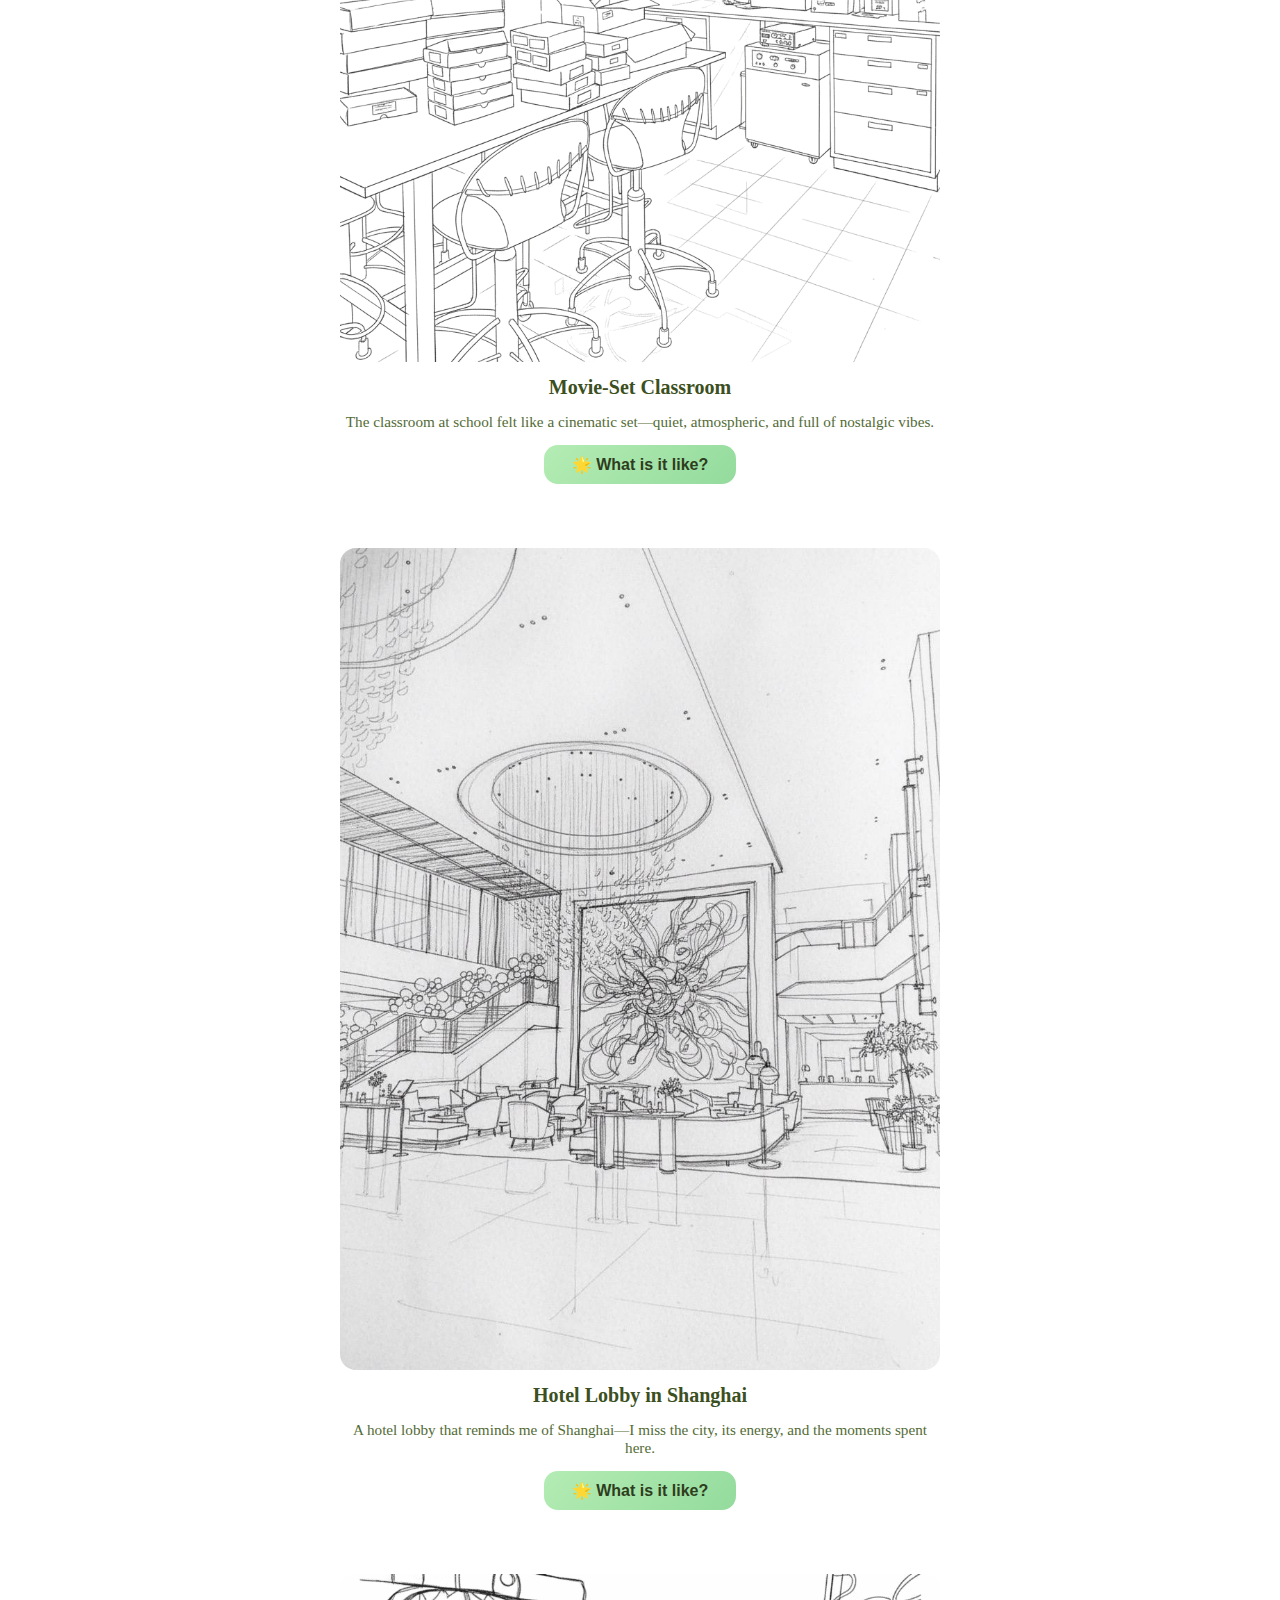
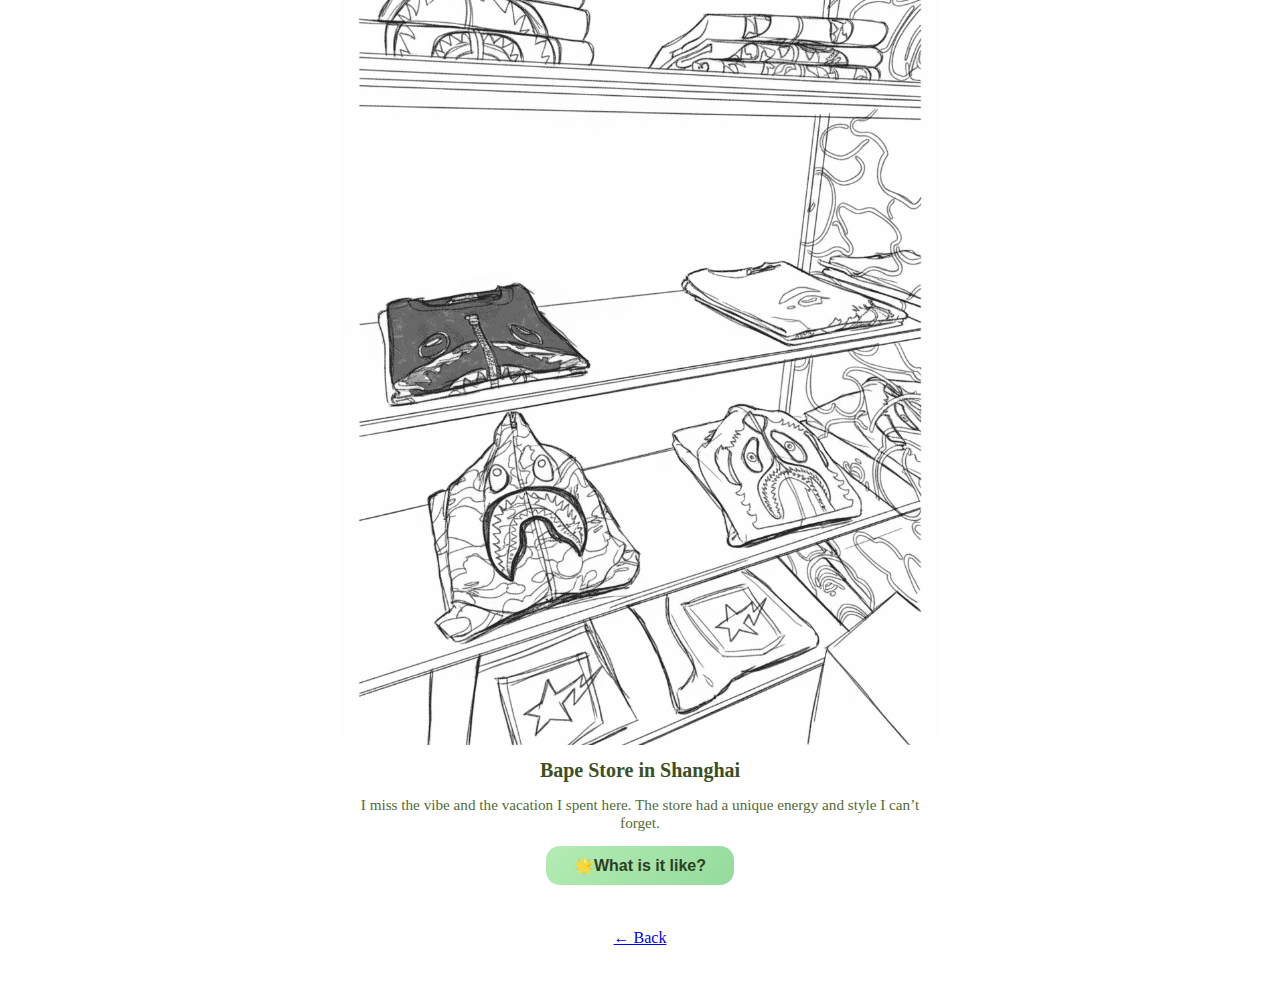
<file: entry 10 (place)/gall.html>
<!DOCTYPE html>
<html lang="en">
<head>
<meta charset="UTF-8">
<meta name="viewport" content="width=device-width, initial-scale=1.0">
<title>My Favourite Places</title>

<style>
  /* 전체 배경 */
body {
  font-family: "Bradley Hand", "Lucida Handwriting", cursive;
  background-color: #fFFFFF; /* 화이트에 가까운 연한 연두 */
  display: flex;
  flex-direction: column;
  align-items: center;
  padding: 40px 20px;
  margin: 0;
  gap: 24px;
}

/* 제목 */
h1 {
  font-size: 2rem;
  color: #FFFFFF /* 차분한 올리브 */
  margin-bottom: 0.5em;
  animation: fadeIn 1.5s ease;
  font-weight: 700;
}

/* 카드 */
.place-card {
  background-color: #FFFFFF; /* 파스텔 연두 */
  border-radius: 20px;
  width: 90%;
  max-width: 600px;
  padding: 20px;
  display: flex;
  flex-direction: column;
  align-items: center;
  gap: 14px;
  transition: all 0.3s ease;
  animation: fadeIn 1s ease;
  overflow: hidden;
  color: #4a5b2b;
}

.place-card:hover {
  transform: scale(1.02);
}

/* 이미지 */
.place-card img {
  width: 100%;
  border-radius: 16px;
  transition: transform 0.4s ease;
}

.place-card:hover img {
  transform: scale(1.04);
}

/* 제목 */
.place-title {
  font-size: 1.25rem;
  font-weight: bold;
  color: #3b4f21;
}

/* 설명 */
.place-desc {
  font-size: 0.95rem;
  color: #536b36;
  text-align: center;
}

/* Experience 버튼 */
.experience-btn {
  background: linear-gradient(135deg, #b4ecb4, #94db9d); 
  color: #2e3d1d;
  border: none;
  border-radius: 14px;
  padding: 10px 28px;
  cursor: pointer;
  font-size: 1rem;
  font-weight: bold;
  transition: all 0.25s ease;
}

.experience-btn:hover {
  background: linear-gradient(135deg, #a4e6a4, #86d58c);
  transform: translateY(-2px);
  box-shadow: 0 4px 12px rgba(90, 120, 60, 0.2);
}

</style>
</head>
<body>


<h1>My Favourite Places</h1>

<!-- Place 1: Hotel key decor -->
<div class="place-card">
  <img src="images/gal1.jpg" alt="Hotel Keys Decor">
  <div class="place-title">Hotel Key Decor</div>
  <div class="place-desc">A cozy collection of keys and decorations in a hotel that I photographed—tiny objects with so much charm.</div>
  <button class="experience-btn" 
          data-default="images/gal1.jpg" 
          data-highlight="images/gall1.jpg">
    🌟 What is it like?
  </button>
</div>

<!-- Place 2: Atmospheric classroom -->
<div class="place-card">
  <img src="images/gal2.png" alt="Movie-Set Classroom">
  <div class="place-title">Movie-Set Classroom</div>
  <div class="place-desc">The classroom at school felt like a cinematic set—quiet, atmospheric, and full of nostalgic vibes.</div>
  <button class="experience-btn" 
          data-default="images/gal2.png" 
          data-highlight="images/gall2.jpg">
    🌟 What is it like?
  </button>
</div>

<!-- Place 3: Hotel lobby in Shanghai -->
<div class="place-card">
  <img src="images/gal3.jpg" alt="Hotel Lobby Shanghai">
  <div class="place-title">Hotel Lobby in Shanghai</div>
  <div class="place-desc">A hotel lobby that reminds me of Shanghai—I miss the city, its energy, and the moments spent here.</div>
  <button class="experience-btn" 
          data-default="images/gal3.jpg" 
          data-highlight="images/gall3.jpg">
    🌟 What is it like?
  </button>
</div>

<!-- Place 4: Bape Store Shanghai -->
<div class="place-card">
  <img src="images/gal4.png" alt="Bape Store Shanghai">
  <div class="place-title">Bape Store in Shanghai</div>
  <div class="place-desc">I miss the vibe and the vacation I spent here. The store had a unique energy and style I can’t forget.</div>
  <button class="experience-btn" 
          data-default="images/gal4.png" 
          data-highlight="images/gall4.jpg">
    🌟What is it like?
  </button>
</div>

<a href="index.html"> ← Back </a>

<script>
document.addEventListener("DOMContentLoaded", () => {
  const buttons = document.querySelectorAll(".experience-btn");

  buttons.forEach(btn => {
    btn.addEventListener("click", () => {
      const card = btn.parentElement;
      const img = card.querySelector("img");
      const defaultSrc = btn.dataset.default;
      const highlightSrc = btn.dataset.highlight;

      // 클릭 즉시 강조 이미지로 변경
      img.src = highlightSrc;

      // 3초 후 원래 이미지로 돌아오기
      setTimeout(() => {
        img.src = defaultSrc;
      }, 2000);
    });
  });
});
</script>

</body>
</html>
</file>
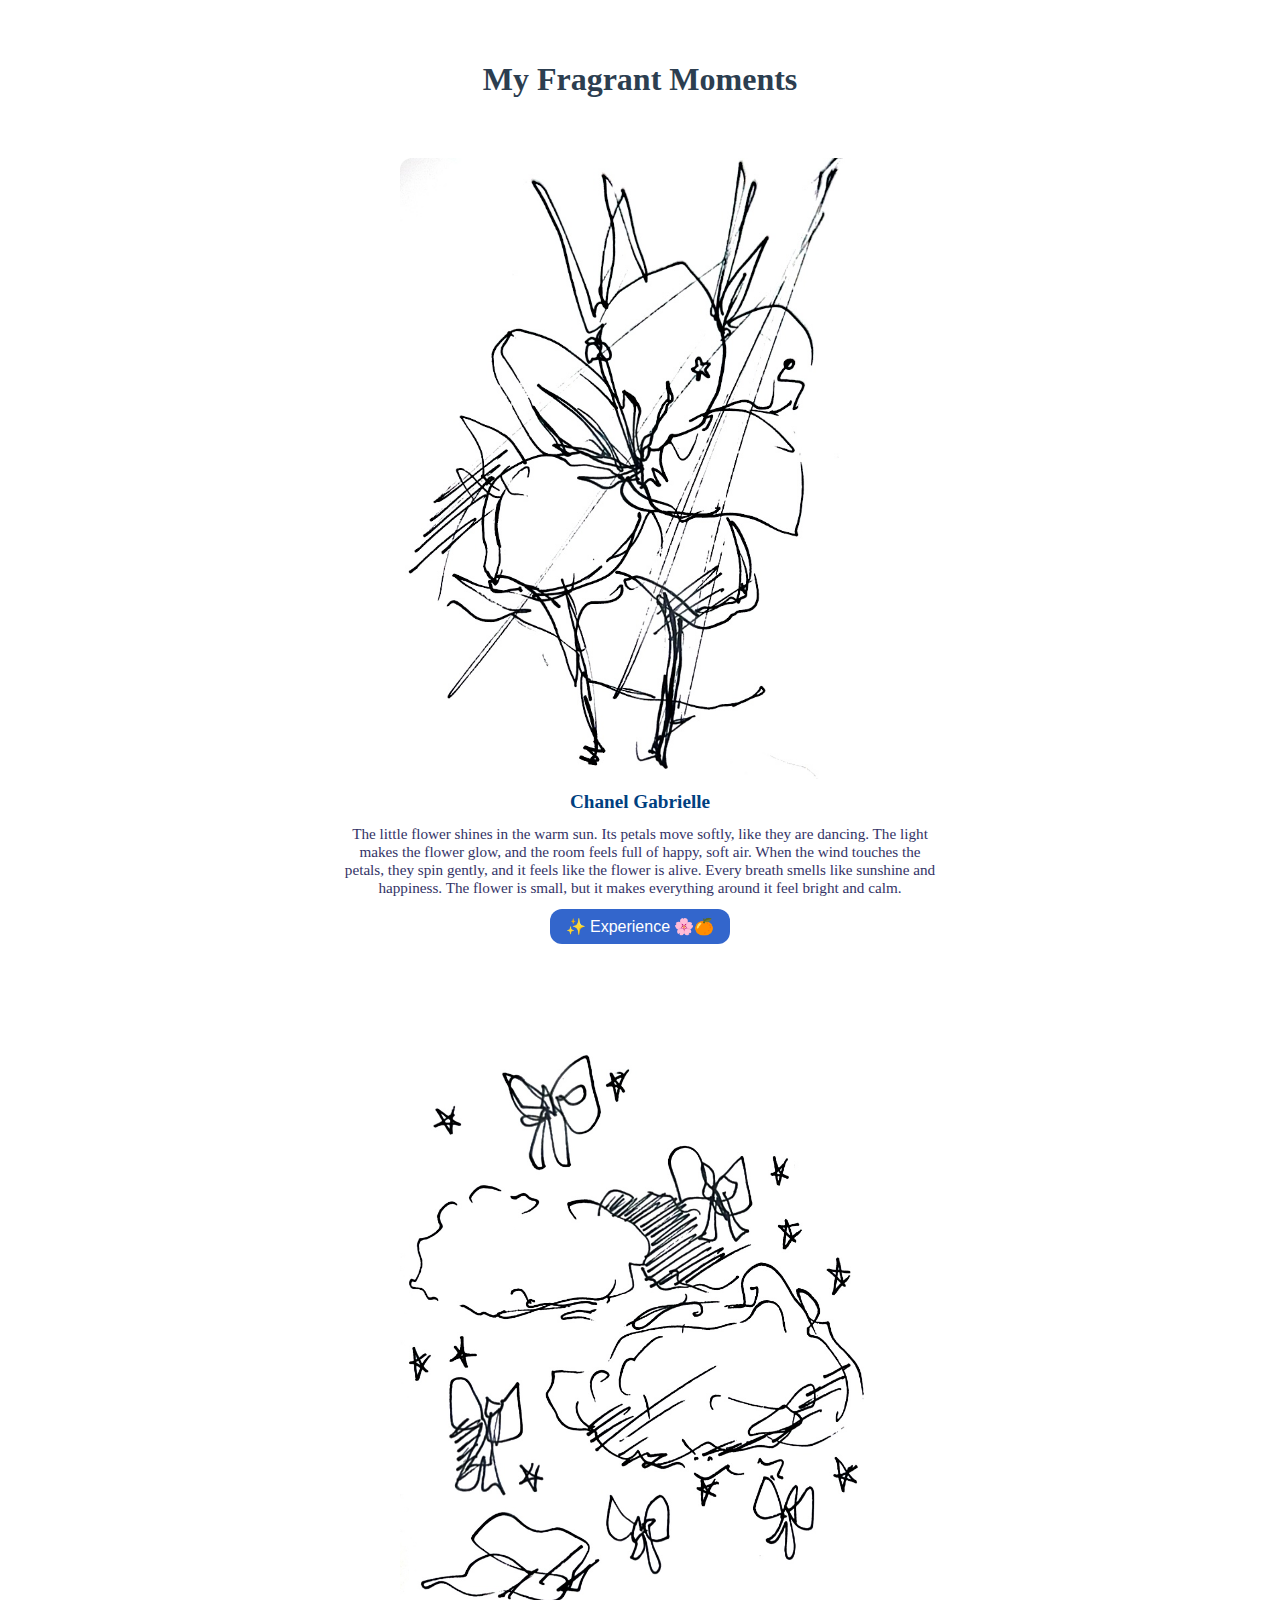
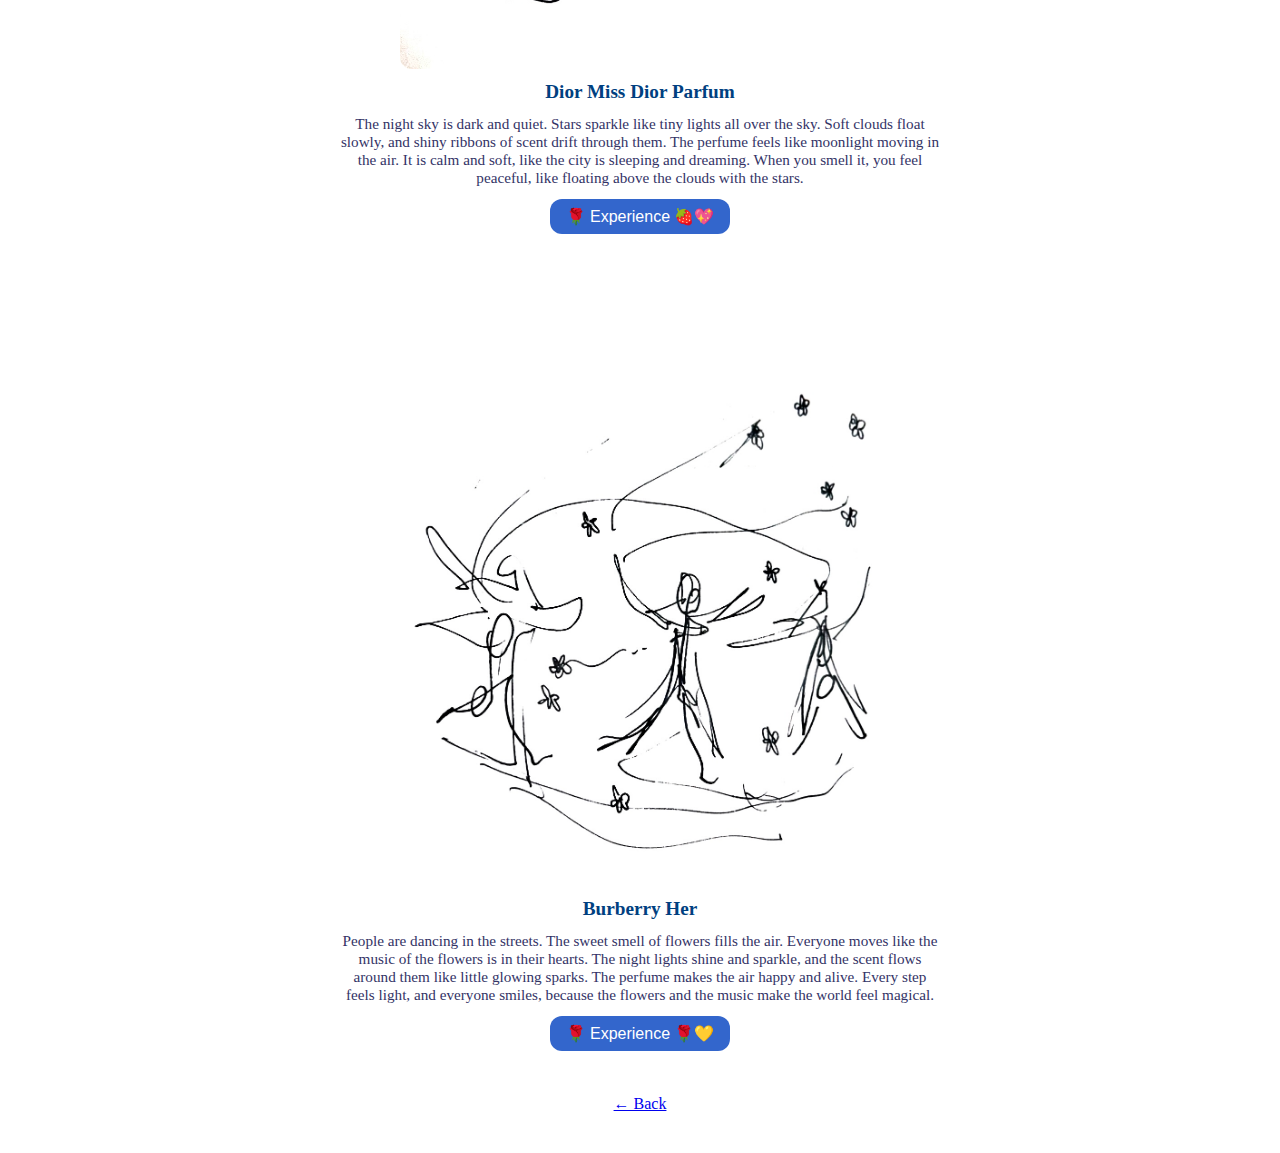
<file: entry 3 (smell)/smells.html>
<!DOCTYPE html>
<html lang="en">
<head>
<meta charset="UTF-8">
<meta name="viewport" content="width=device-width, initial-scale=1.0">
<title>My Fragrant Moments</title>
<style>
  body {
    font-family: "Bradley Hand", cursive;
    background-color: #ffffff; /* 💠 하얀 배경 */
    display: flex;
    flex-direction: column;
    align-items: center;
    padding: 40px 20px;
    margin: 0;
    gap: 24px;
  }

  h1 {
    font-size: 2rem;
    color: #2c3e50; /* 짙은 네이비그레이 */
    margin-bottom: 0.5em;
  }

  .smell-card {
    background-color: #ffffff;
    border-radius: 16px;
    box-shadow: none;
    width: 90%;
    max-width: 600px;
    padding: 20px;
    display: flex;
    flex-direction: column;
    align-items: center;
    gap: 12px;
    transition: transform 0.3s ease, box-shadow 0.3s ease;
  }

  .smell-card:hover {
    transform: scale(1.03);
    box-shadow: 0 8px 20px rgba(0,0,0,0.2);
  }

  .smell-card img {
    width: 80%;
    border-radius: 12px;
    transition: transform 0.3s ease;
  }

  .smell-card img:hover {
    transform: scale(1.05);
  }

  .scent-title {
    font-size: 1.2rem;
    font-weight: bold;
    color: #004080;
  }

  .scent-desc {
    font-size: 0.95rem;
    color: #333366;
    text-align: center;
  }

  .experience-btn {
  background-color: #3366cc;
  color: #fff;
  border: none;
  border-radius: 12px;
  padding: 8px 16px;
  cursor: pointer;
  font-size: 1rem;
  transition: background-color 0.3s ease;
  outline: none;    
}

.experience-btn:focus {
  outline: none;        /* ← 포커스 테두리 제거 */
}
</style>
</head>
<body>

<h1>My Fragrant Moments</h1>

<!-- Chanel Gabrielle (orange) -->
<div class="smell-card">
  <img src="images/fl_white.jpg" alt="Chanel Gabrielle">
  <div class="scent-title">Chanel Gabrielle</div>
  <div class="scent-desc">The little flower shines in the warm sun. Its petals move softly, like they are dancing. The light makes the flower glow, and the room feels full of happy, soft air. When the wind touches the petals, they spin gently, and it feels like the flower is alive. Every breath smells like sunshine and happiness. The flower is small, but it makes everything around it feel bright and calm. </div>
  <button class="experience-btn" data-white="images/fl_white.jpg" data-color="images/fl_color.jpg">✨ Experience 🌸🍊</button>
</div>

<!-- Dior Miss Dior (pink rose) -->
<div class="smell-card">
  <img src="images/cl_white.jpg" alt="Dior Miss Dior">
  <div class="scent-title">Dior Miss Dior Parfum</div>
  <div class="scent-desc">The night sky is dark and quiet. Stars sparkle like tiny lights all over the sky. Soft clouds float slowly, and shiny ribbons of scent drift through them. The perfume feels like moonlight moving in the air. It is calm and soft, like the city is sleeping and dreaming. When you smell it, you feel peaceful, like floating above the clouds with the stars.</div>
  <button class="experience-btn" data-white="images/cl_white.jpg" data-color="images/cl_color.jpg">🌹 Experience 🍓💖</button>
</div>

<!-- Burberry Her (strawberry / rose) -->
<div class="smell-card">
  <img src="images/yell_white.jpg" alt="Burberry Her">
  <div class="scent-title">Burberry Her</div>
  <div class="scent-desc">People are dancing in the streets. The sweet smell of flowers fills the air. Everyone moves like the music of the flowers is in their hearts. The night lights shine and sparkle, and the scent flows around them like little glowing sparks. The perfume makes the air happy and alive. Every step feels light, and everyone smiles, because the flowers and the music make the world feel magical.</div>
  <button class="experience-btn" data-white="images/yell_white.jpg" data-color="images/yell_color.jpg">🌹 Experience 🌹💛</button>
</div>

<script>
  const buttons = document.querySelectorAll('.experience-btn');

  buttons.forEach(btn => {
    btn.addEventListener('click', () => {
      const img = btn.parentElement.querySelector('img');
      const whiteSrc = btn.dataset.white;
      const colorSrc = btn.dataset.color;

      // 버튼 클릭 시 백지 이미지로 변경
      img.src = whiteSrc;

      // 3초 후 컬러 이미지로 변경
      setTimeout(() => {
        img.src = colorSrc;
      }, 3000);
    });
  });
</script>
  <a href="index.html"> ← Back </a>


</body>
</html>
</file>
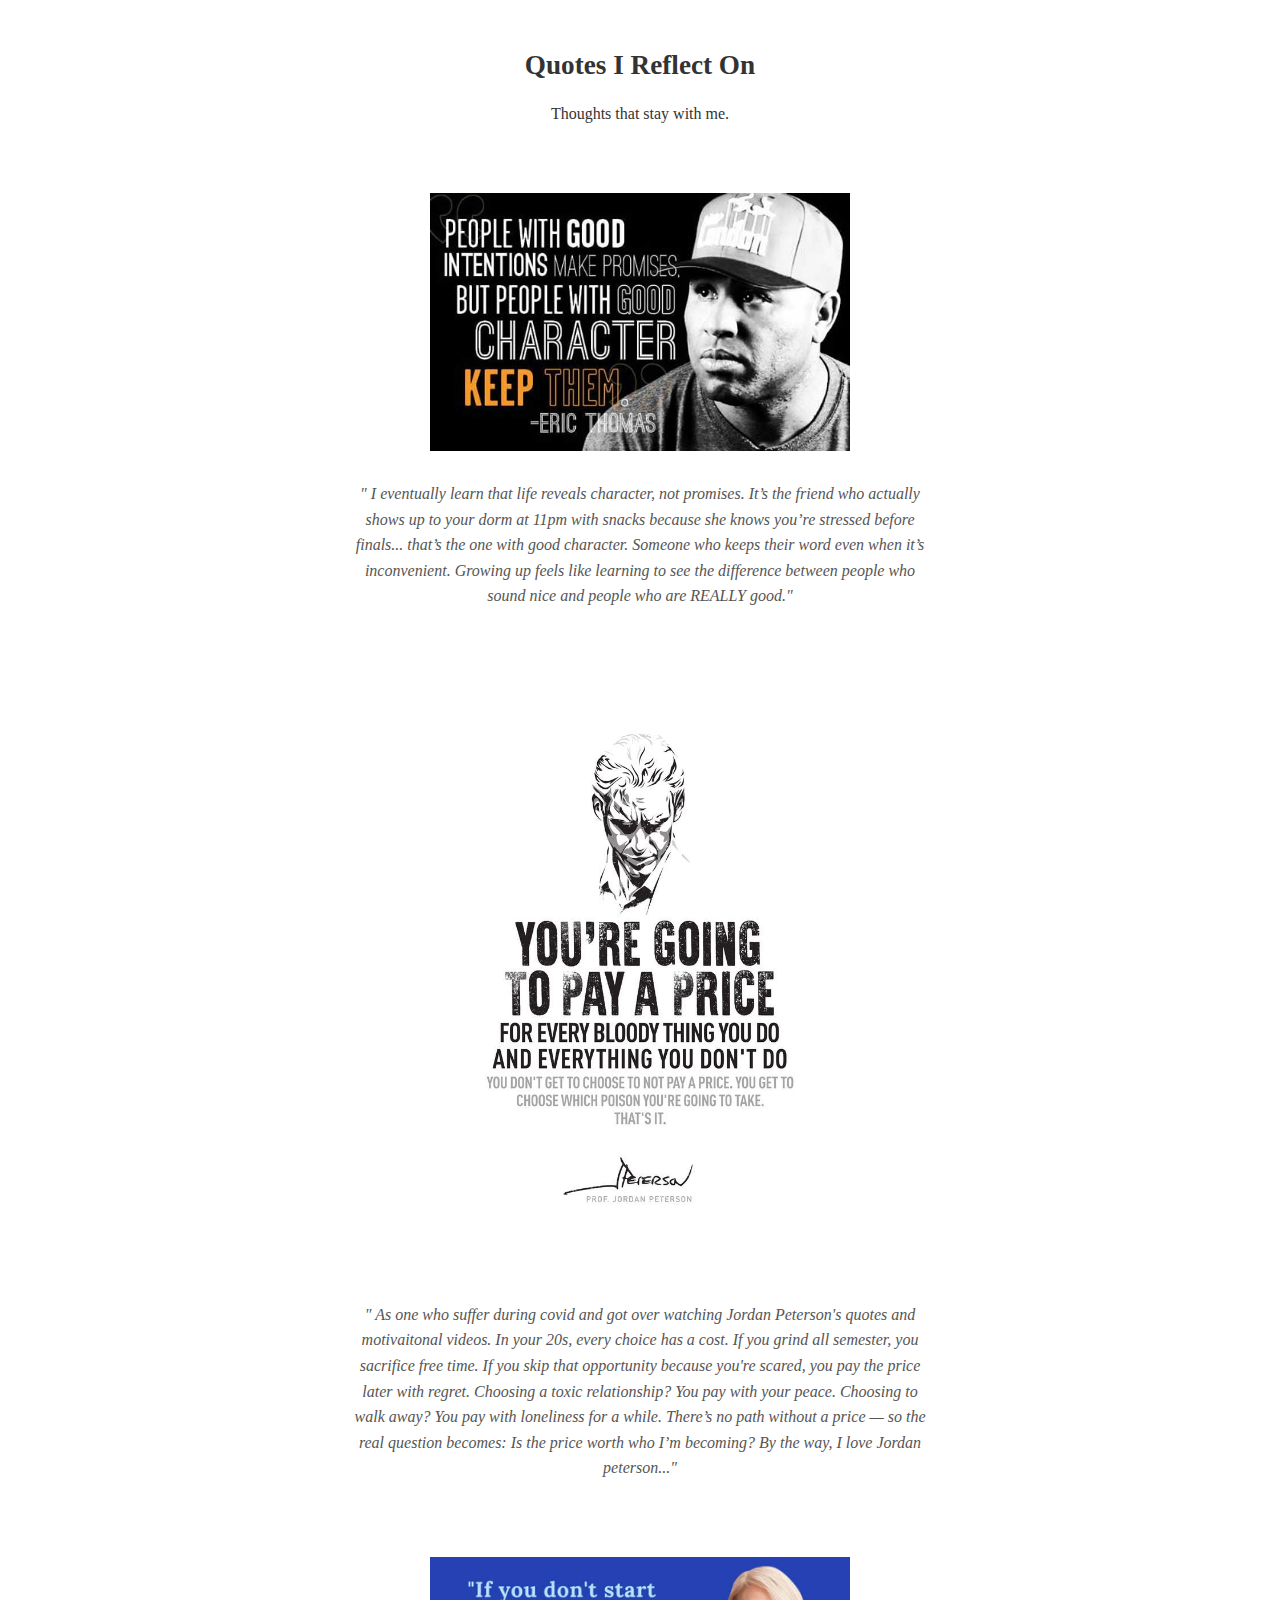
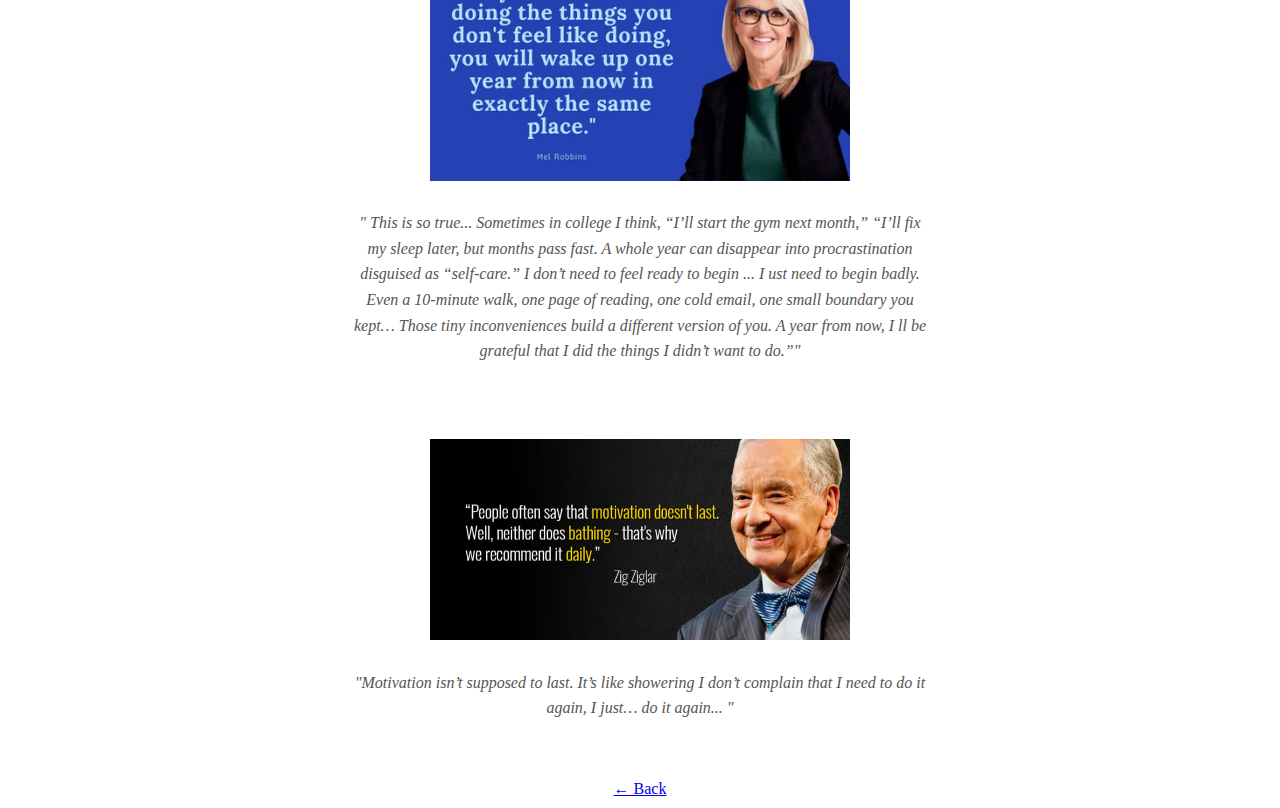
<file: entry 5 (quote)/quote.html>
<!DOCTYPE html>
<html>
<head>
  <meta charset="UTF-8">
  <meta name="viewport" content="width=device-width, initial-scale=1.0">
  <title>Quotes I Reflect On</title>

  <style>
    body {
      font-family: "Bradley Hand", cursive;
      background-color: #ffffff; 
      display: flex;
      flex-direction: column;
      align-items: center;  
      margin: 0;
      gap: 24px;
      text-align: center;
      padding: 10px;
      position: relative;       
      overflow-y: auto;         
    }

    .box {
      background-color: #fff; 
      border-radius: 8px;
      max-width: 600px;
      width: 100%;
      padding: 16px;
      line-height: 1.6;
      color: #333;
      text-align: center;
    }

    h1 {
      font-size: 1.7em;
      margin-bottom: 0.5em;
    }

    p {
      margin: 0.6em 0;
    }

    .quote {
      font-style: italic;
      color: #555;
      margin-top: 12px;
      padding: 10px;
    }

    /* Floating stars */
    .floating-stars {
      position: absolute;
      font-size: 24px;
      color: yellow;
      animation: float 5s linear infinite;
      top: -10%;
      opacity: 0.8;
    }

    @keyframes float {
      0% { transform: translateY(0) rotate(0deg); }
      100% { transform: translateY(120vh) rotate(360deg); }
    }
  </style>

</head>
<body>

  <!-- 제목 박스 -->
  <div class="box">
    <h1>Quotes I Reflect On</h1>
    <p class="note">Thoughts that stay with me.</p>
  </div>

  <!-- Box 1 -->
  <div class="box">
    <img src="images/eric.jpg" alt="Eric quote" width="70%">
    <p class="quote">" I eventually learn that life reveals character, not promises.
It’s the friend who actually shows up to your dorm at 11pm with snacks
because she knows you’re stressed before finals... 
that’s the one with good character.
Someone who keeps their word even when it’s inconvenient.

Growing up feels like learning to see the difference
between people who sound nice
and people who are REALLY good."</p>
  </div>

  <!-- Box 2 -->
  <div class="box">
    <img src="images/jo.jpg" alt="Jo quote" width="70%">
    <p class="quote">" As one who suffer during covid and got over watching Jordan Peterson's quotes and motivaitonal videos. In your 20s, every choice has a cost.
If you grind all semester, you sacrifice free time.
If you skip that opportunity because you're scared,
you pay the price later with regret.

Choosing a toxic relationship?
You pay with your peace.
Choosing to walk away?
You pay with loneliness for a while.

There’s no path without a price —
so the real question becomes:
Is the price worth who I’m becoming? By the way, I love Jordan peterson..."</p>
  </div>

  <!-- Box 3 -->
  <div class="box">
    <img src="images/mel.jpg" alt="Mel quote" width="70%">
    <p class="quote">" This is so true... Sometimes in college I think,
“I’ll start the gym next month,”
“I’ll fix my sleep later, but months pass fast.
A whole year can disappear into procrastination disguised as “self-care.”

I don’t need to feel ready to begin ...
I ust need to begin badly. 

Even a 10-minute walk,
one page of reading,
one cold  email,
one small boundary you kept…

Those tiny inconveniences build a different version of you.
A year from now, I ll be grateful that I did the things I didn’t want to do.”"</p>
  </div>

  <!-- Box 4 -->
  <div class="box">
    <img src="images/zig.jpg" alt="Zig quote" width="70%">
    <p class="quote">"Motivation isn’t supposed to last.
It’s like showering  
I don’t complain that I need to do it again,
I just… do it again... "</p>
  </div>

  <a href="main.html"> ← Back </a>

  <!-- Hearts -->
  <div class="floating-stars" style="left:10vw;">𑁍 </div>
  <div class="floating-stars" style="left:59vw;"> ✷ ❁ </div>
   <div class="floating-stars" style="right:10vw;">❀ </div>
  <div class="floating-stars" style="left:59vw;"> ✵</div>
  <div class="floating-stars" style="center:90vw;"> ☆ </div>
    <div class="floating-stars" style="left:00vw;"> ✮ </div>

</body>
</html>
</file>
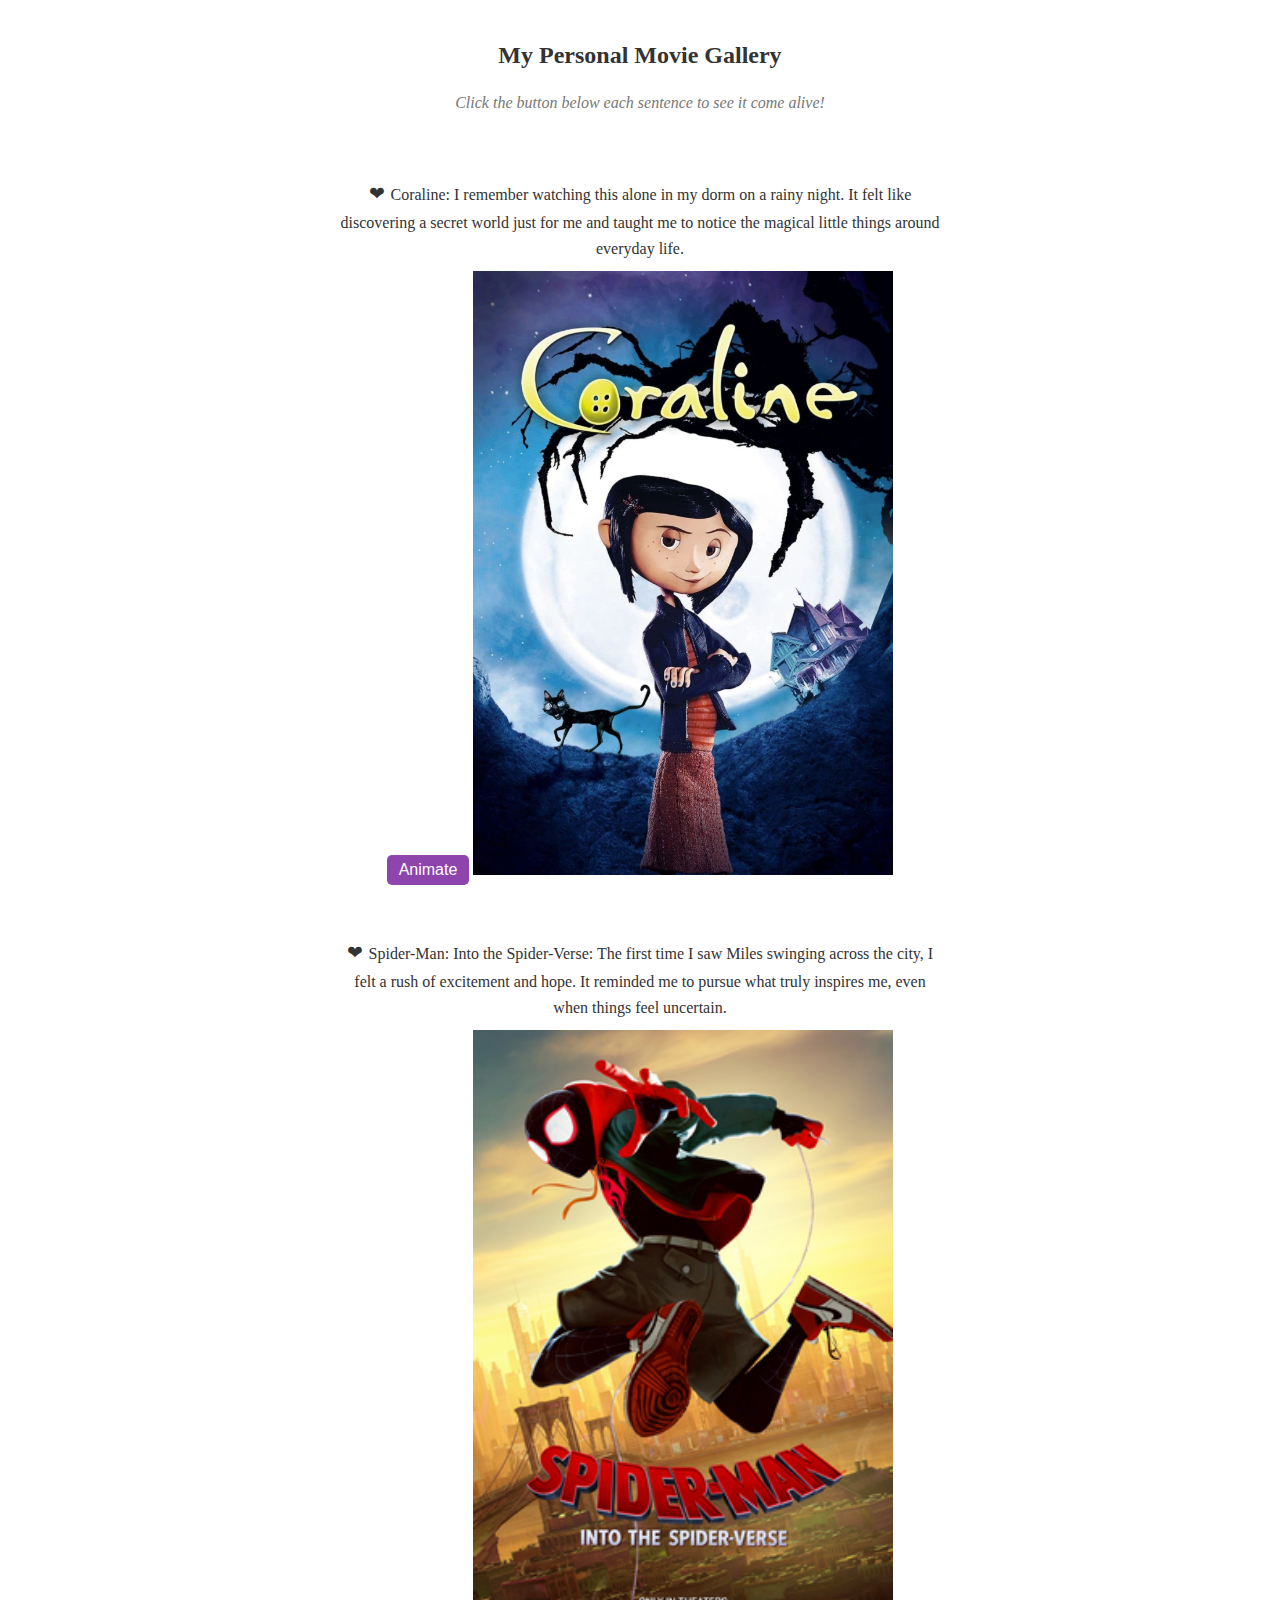
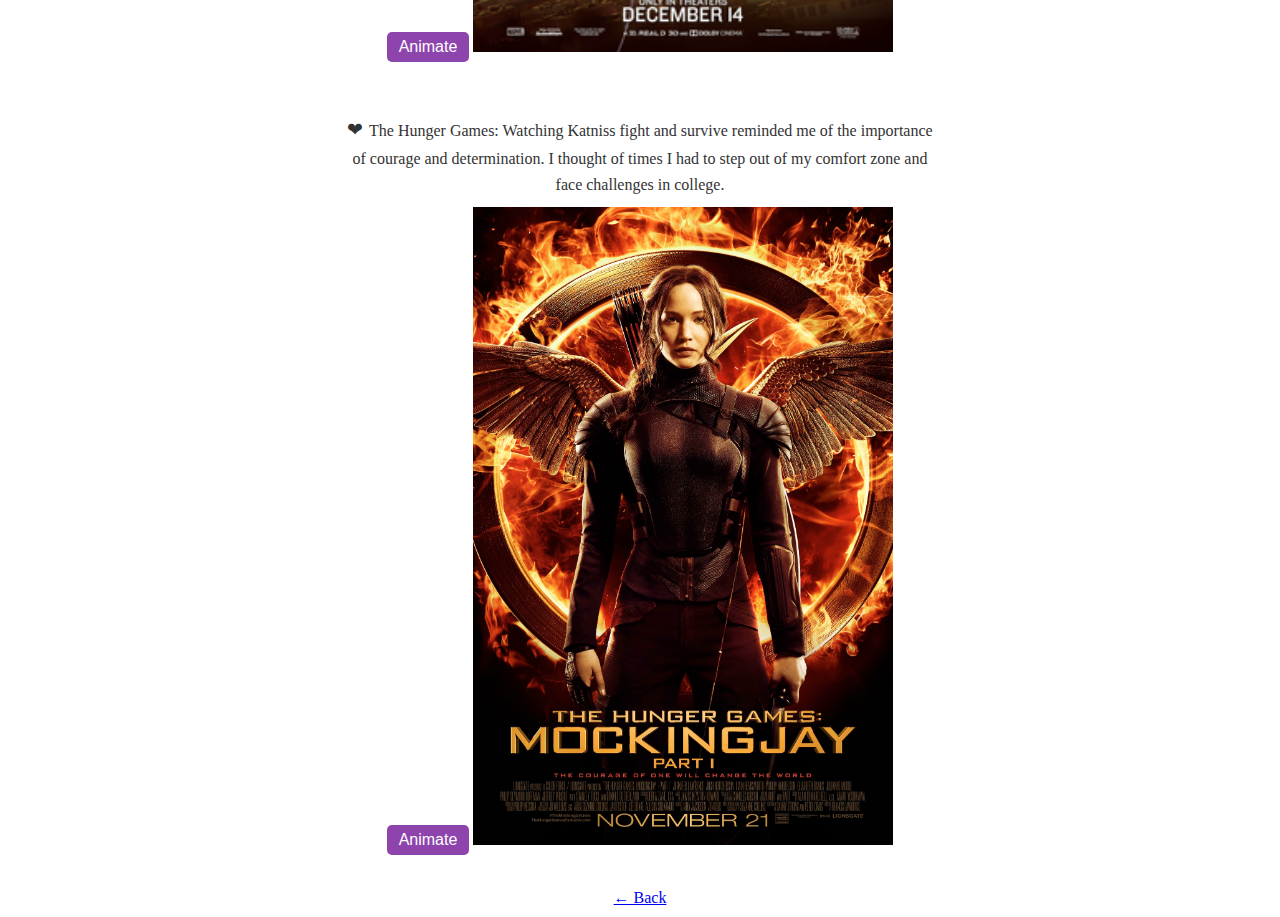
<file: entry 6 (movie)/movie.html>
<!DOCTYPE html>
<html>
<head>
  <meta charset="UTF-8">
  <meta name="viewport" content="width=device-width, initial-scale=1.0">
  <title>My Personal Movie Gallery</title>
  <style>
    body {
      font-family: "Bradley Hand", cursive;
      background-color: #ffffff; 
      display: flex;
      flex-direction: column;
      align-items: center;  
      margin: 0;
      gap: 24px;
      text-align: center;
      padding: 10px;
      position: relative;       
      overflow-y: auto;         
    }

    .box {
      background-color: #fff; 
      border-radius: 8px;
      max-width: 600px;
      width: 100%;
      padding: 10px;
      line-height: 1.6;
      color: #333;
      text-align: center;
    }

    h1 {
      font-size: 1.5em;
      margin-bottom: 0.5em;
    }

    p {
      margin: 0.6em 0;
    }

    .heart {
      font-size: 1.2em;
      margin-right: 0.3em;
    }

    .note {
      color: #777;
      font-style: italic;
      margin-top: 1em;
    }

    button {
      margin-top: 10px;
      padding: 6px 12px;
      font-size: 1em;
      cursor: pointer;
      border-radius: 5px;
      border: none;
      background-color: #8e44ad;
      color: white;
    }

    /* Floating Symbols */
    .floating-symbol {
      position: absolute;
      font-size: 28px;
      animation: float 6s linear infinite;
      top: -10%;
      opacity: 0.8;
    }

    @keyframes float {
      0% { transform: translateY(0) rotate(0deg); }
      100% { transform: translateY(120vh) rotate(360deg); }
    }

    /* Animated effect */
    .animate-text {
      animation: shakeColor 1s ease-in-out 3;
    }

    @keyframes shakeColor {
      0% { transform: translateX(0); color: #8e44ad; }
      25% { transform: translateX(-5px); color: #e74c3c; }
      50% { transform: translateX(5px); color: #3498db; }
      75% { transform: translateX(-5px); color: #f1c40f; }
      100% { transform: translateX(0); color: #8e44ad; }
    }
  </style>
</head>
<body>

  <!-- Title -->
  <div class="box">
    <h1>My Personal Movie Gallery</h1>
    <p class="note">Click the button below each sentence to see it come alive!</p>
  </div>

  <!-- Movie 1: Coraline -->
  <div class="box">
    <p id="text1"><span class="heart">❤</span>Coraline: I remember watching this alone in my dorm on a rainy night. It felt like discovering a secret world just for me and taught me to notice the magical little things around everyday life.</p>
    <button onclick="animateText('text1')">Animate</button>
    <img src="images/coraline.jpg" alt="My cozy corner where I watched Coraline" width="70%">
  </div>

  <!-- Movie 2: Spider-Man -->
  <div class="box">
    <p id="text2"><span class="heart">❤</span>Spider-Man: Into the Spider-Verse: The first time I saw Miles swinging across the city, I felt a rush of excitement and hope. It reminded me to pursue what truly inspires me, even when things feel uncertain.</p>
    <button onclick="animateText('text2')">Animate</button>
    <img src="images/spiderman.jpg" alt="My sketch inspired by Spider-Verse" width="70%">
  </div>

  <!-- Movie 3: Hunger Games -->
  <div class="box">
    <p id="text3"><span class="heart">❤</span>The Hunger Games: Watching Katniss fight and survive reminded me of the importance of courage and determination. I thought of times I had to step out of my comfort zone and face challenges in college.</p>
    <button onclick="animateText('text3')">Animate</button>
    <img src="images/hungergames.jpg" alt="My outdoor adventure inspired by Hunger Games" width="70%">
  </div>

  <a href="main.html"> ← Back </a>

  <!-- Floating Symbols -->
  <div class="floating-symbol" style="left:5vw; color: purple;">✦</div>
  <div class="floating-symbol" style="left:25vw; color: red;">🕷️</div>
  <div class="floating-symbol" style="left:45vw; color: blue;">✶</div>
  <div class="floating-symbol" style="left:65vw; color: orange;">★</div>
  <div class="floating-symbol" style="left:85vw; color: gold;">🏹</div>

<script>
    function animateText(id) {
      const el = document.getElementById(id);
      el.classList.remove('animate-text'); // reset animation
      void el.offsetWidth; // trigger reflow
      el.classList.add('animate-text');
    }
  </script>

</body>
</html>
</file>
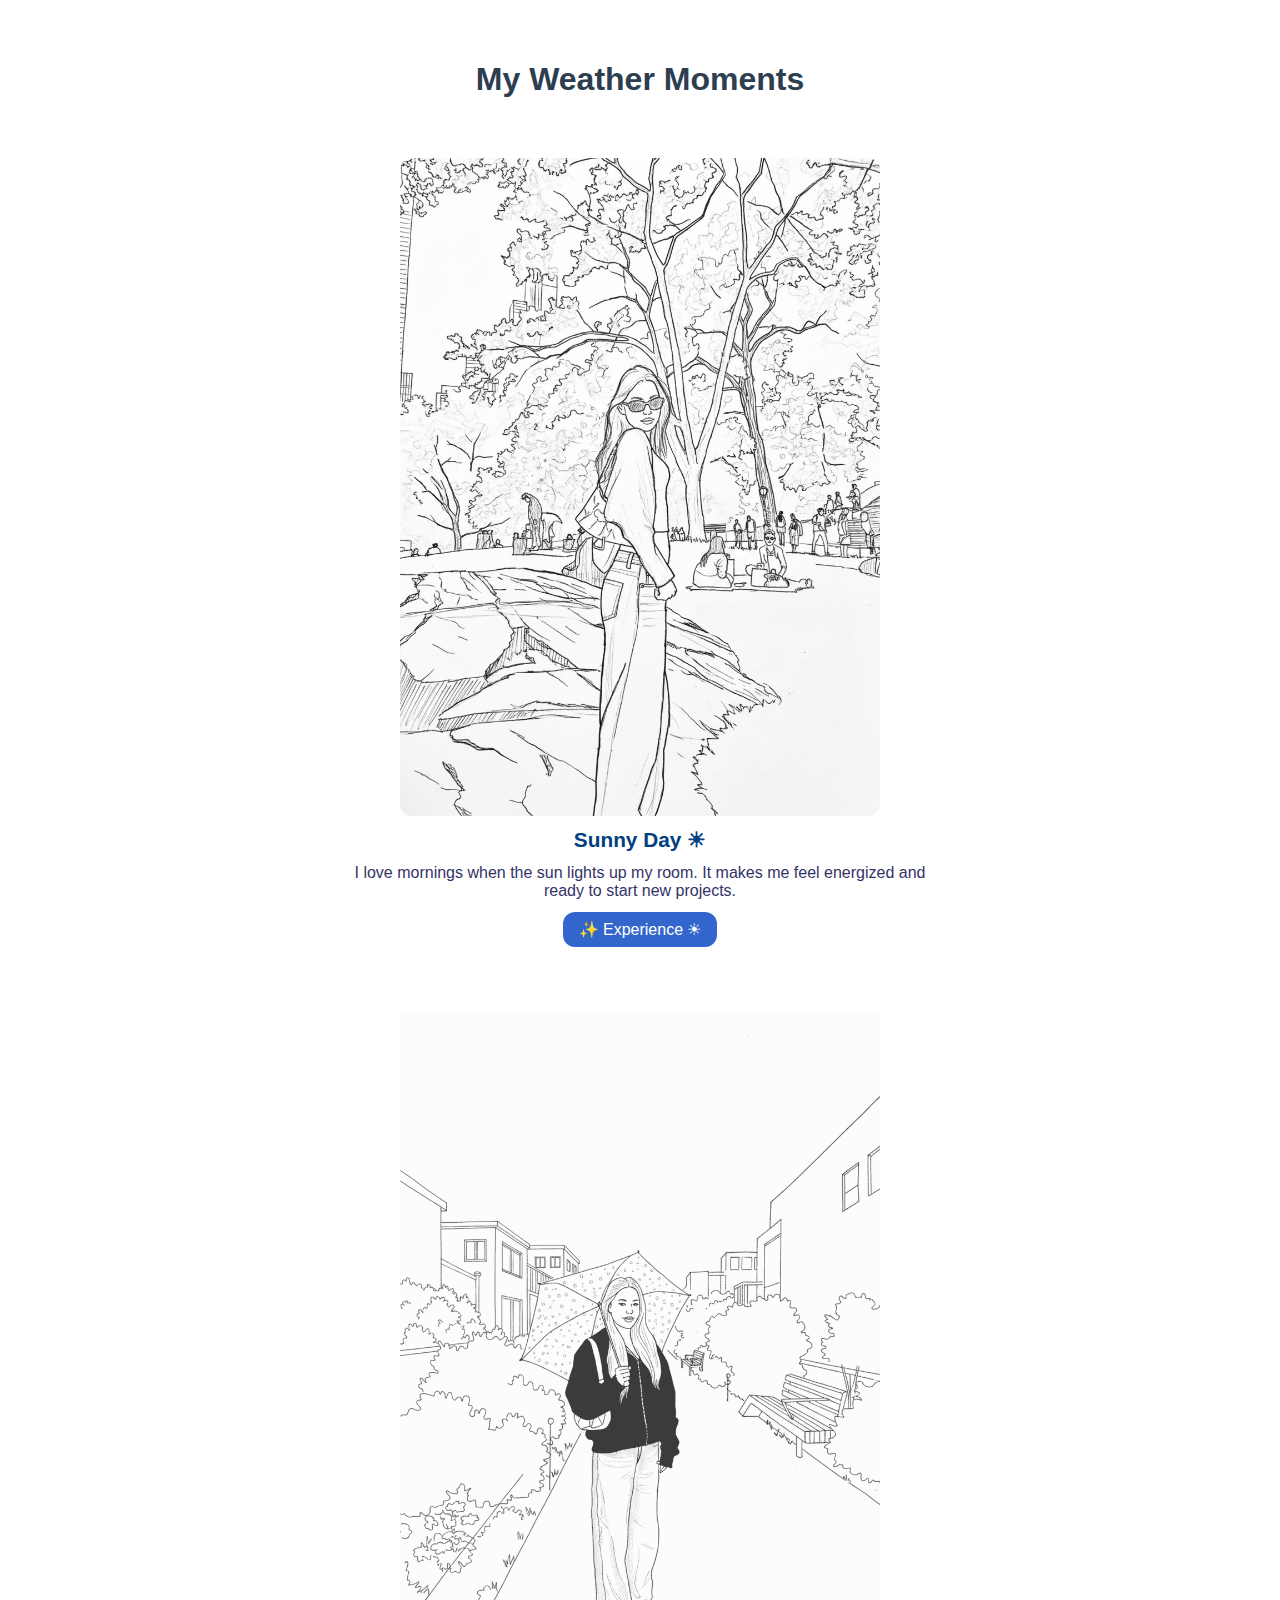
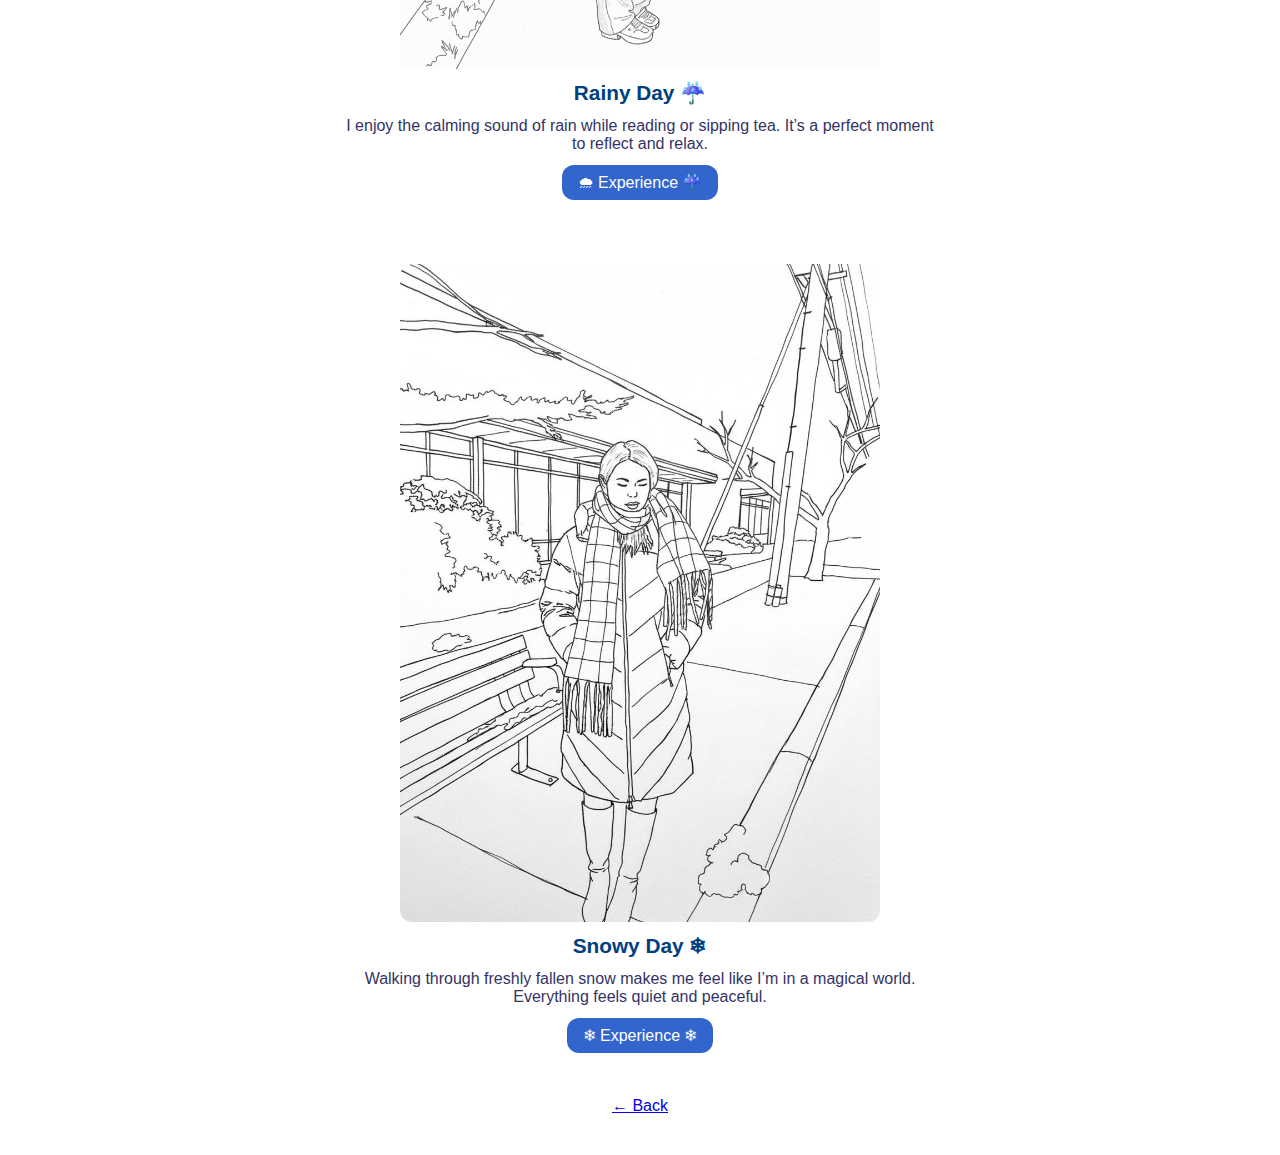
<file: entry 7 (weather)/weather.html>
<!DOCTYPE html>
<html lang="en">
<head>
<meta charset="UTF-8">
<meta name="viewport" content="width=device-width, initial-scale=1.0">
<title>My Weather Moments</title>
<style>
  body {
    font-family: 'Helvetica', sans-serif;
    background-color: #ffffff; /* 하얀 배경 */
    display: flex;
    flex-direction: column;
    align-items: center;
    padding: 40px 20px;
    margin: 0;
    gap: 24px;
  }

  h1 {
    font-size: 2rem;
    color: #2c3e50;
    margin-bottom: 0.5em;
  }

  .weather-card {
    background-color: #ffffff;
    border-radius: 16px;
    width: 90%;
    max-width: 600px;
    padding: 20px;
    display: flex;
    flex-direction: column;
    align-items: center;
    gap: 12px;
    position: relative;
  }

  .weather-card img {
    width: 80%;
    border-radius: 12px;
    transition: transform 0.3s ease;
  }

  .weather-title {
    font-size: 1.3rem;
    font-weight: bold;
    color: #004080;
  }

  .weather-desc {
    font-size: 1rem;
    color: #333366;
    text-align: center;
  }

  .experience-btn {
    background-color: #3366cc;
    color: #fff;
    border: none;
    border-radius: 12px;
    padding: 8px 16px;
    cursor: pointer;
    font-size: 1rem;
    transition: background-color 0.3s ease;
    outline: none;    
  }

  .experience-btn:focus { outline: none; }

  /* Text animation */
  .animate-text {
    animation: shakeColor 1s ease-in-out 3;
  }

  @keyframes shakeColor {
    0% { transform: translateX(0); }
    25% { transform: translateX(-5px); }
    50% { transform: translateX(5px); }
    75% { transform: translateX(-5px); }
    100% { transform: translateX(0); }
  }

  /* Falling icons */
  .falling-icon {
    position: absolute;
    font-size: 24px;
    pointer-events: none;
    animation: fall 3s linear forwards;
  }

  @keyframes fall {
    0% { transform: translateY(0) rotate(0deg); opacity: 1; }
    100% { transform: translateY(500px) rotate(360deg); opacity: 0; }
  }
</style>
</head>
<body>

<h1>My Weather Moments</h1>

<!-- Sunny Card -->
<div class="weather-card">
  <img src="images/sun1.jpg" alt="Sunny morning">
  <div class="weather-title">Sunny Day ☀</div>
  <div class="weather-desc" id="text1">I love mornings when the sun lights up my room. It makes me feel energized and ready to start new projects.</div>
  <button class="experience-btn" data-img1="images/sun1.jpg" data-img2="images/sun.jpg" data-text="text1" data-icon="☀">✨ Experience ☀</button>
</div>

<!-- Rainy Card -->
<div class="weather-card">
  <img src="images/rain.png" alt="Rainy window">
  <div class="weather-title">Rainy Day ☔</div>
  <div class="weather-desc" id="text2">I enjoy the calming sound of rain while reading or sipping tea. It’s a perfect moment to reflect and relax.</div>
  <button class="experience-btn" data-img1="images/rain.png" data-img2="images/rain.jpg" data-text="text2" data-icon="☔">🌧 Experience ☔</button>
</div>

<!-- Snowy Card -->
<div class="weather-card">
  <img src="images/snow1.jpg" alt="Snowy park">
  <div class="weather-title">Snowy Day ❄</div>
  <div class="weather-desc" id="text3">Walking through freshly fallen snow makes me feel like I’m in a magical world. Everything feels quiet and peaceful.</div>
  <button class="experience-btn" data-img1="images/snow1.jpg" data-img2="images/snow.jpg" data-text="text3" data-icon="❄">❄ Experience ❄</button>
</div>

<script>
const buttons = document.querySelectorAll('.experience-btn');

buttons.forEach(btn => {
  btn.addEventListener('click', () => {
    const card = btn.parentElement;
    const img = card.querySelector('img');
    const textEl = document.getElementById(btn.dataset.text);
    const icon = btn.dataset.icon;

    // Animate text
    textEl.classList.remove('animate-text');
    void textEl.offsetWidth;
    textEl.classList.add('animate-text');

    // Falling icons
    for(let i=0; i<5; i++){
      const iconEl = document.createElement('div');
      iconEl.className = 'falling-icon';
      iconEl.textContent = icon;
      const rect = card.getBoundingClientRect();
      iconEl.style.left = rect.left + Math.random() * (rect.width - 30) + 'px';
      iconEl.style.top = rect.top - 30 + 'px';
      iconEl.style.fontSize = (16 + Math.random()*20) + 'px';
      iconEl.style.color = ['#f1c40f','#3498db','#e74c3c','#2ecc71','#8e44ad'][Math.floor(Math.random()*5)];
      document.body.appendChild(iconEl);
      setTimeout(() => { iconEl.remove(); }, 3000);
    }

    // Toggle image
    img.src = img.src.includes(btn.dataset.img1) ? btn.dataset.img2 : btn.dataset.img1;

  });
});
</script>

  <a href="index.html"> ← Back </a>


</body>
</html>
</file>
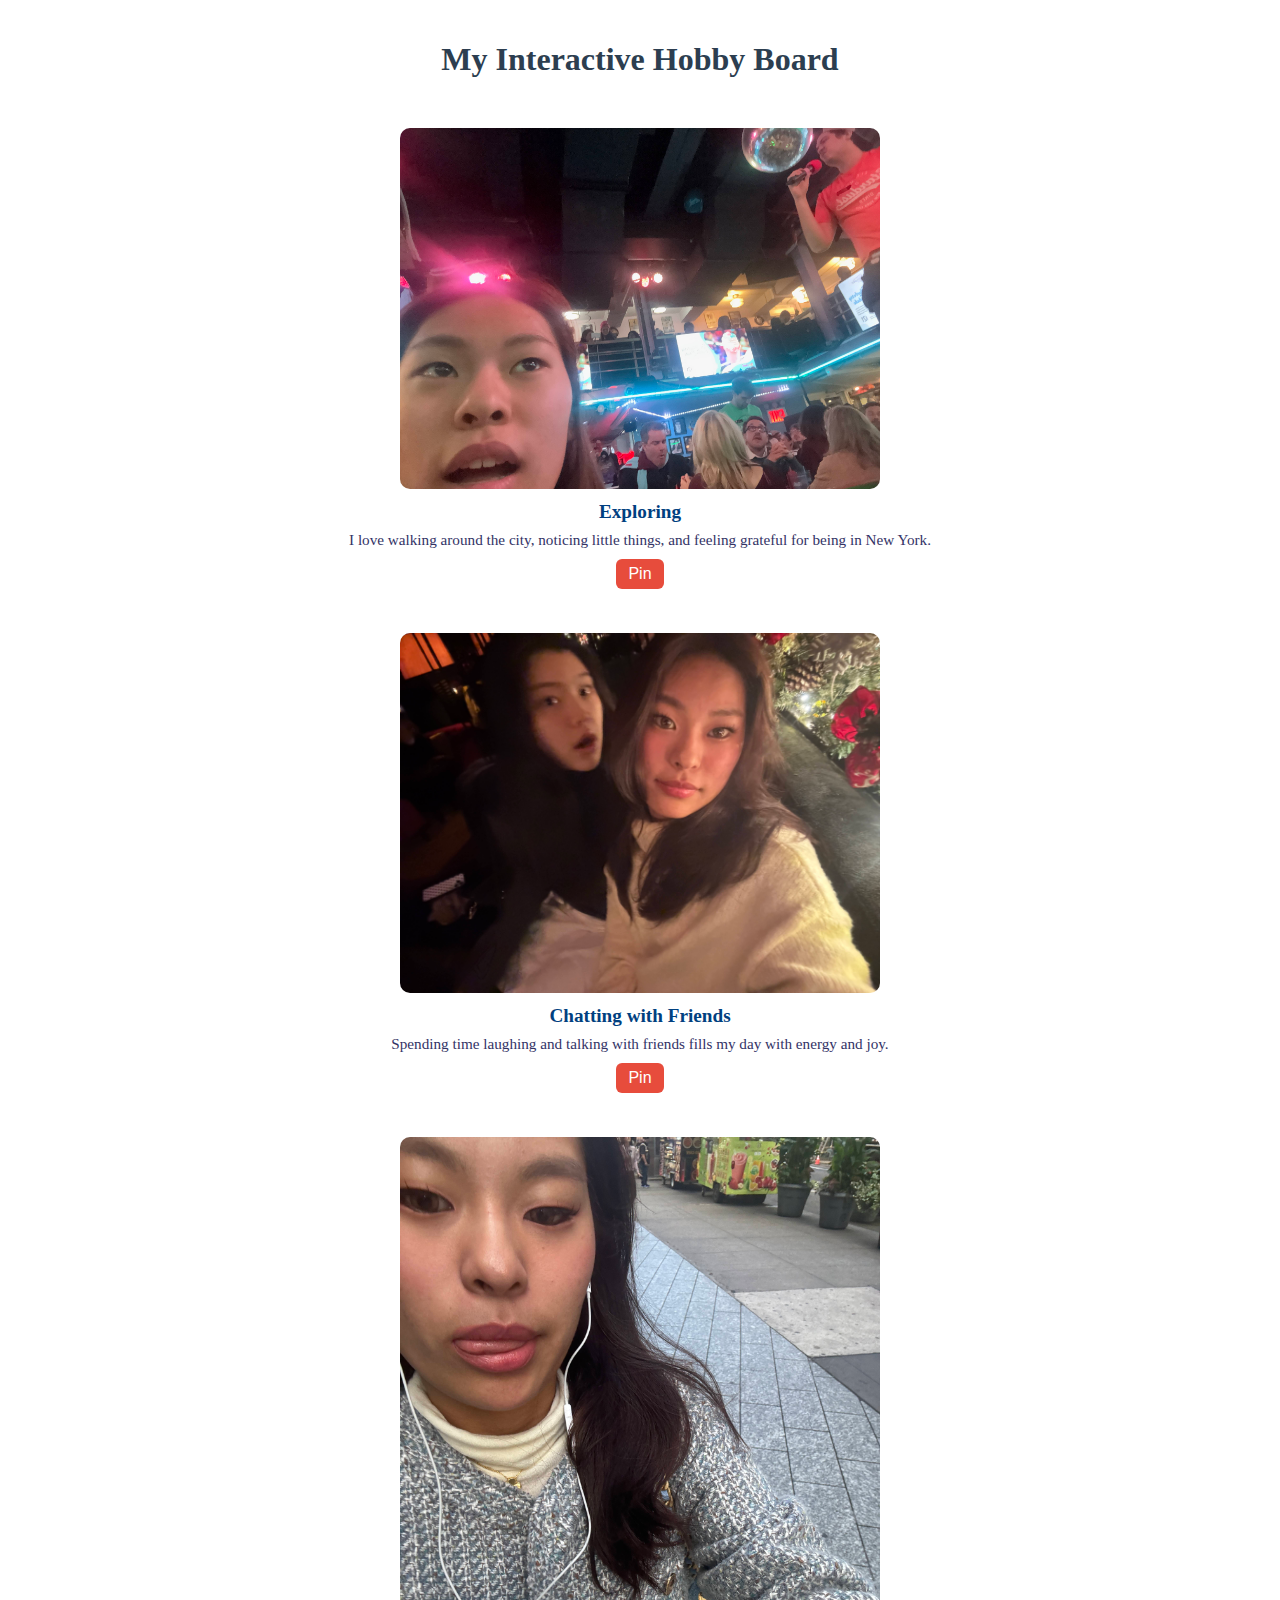
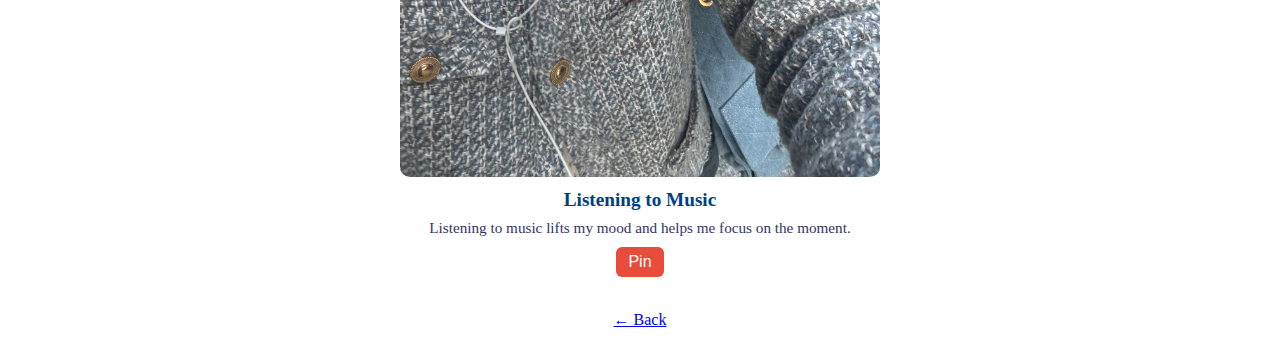
<file: entry 8 (hobby)/hobby.html>
<!DOCTYPE html>
<html lang="en">
<head>
<meta charset="UTF-8">
<meta name="viewport" content="width=device-width, initial-scale=1.0">
<title>My Interactive Hobby Board</title>
<style>
  body {
    font-family: "Bradley Hand", cursive;
    background-color: #ffffff;
    display: flex;
    flex-direction: column;
    align-items: center;
    margin: 0;
    padding: 20px;
    gap: 24px;
  }

  h1 {
    font-size: 2rem;
    color: #2c3e50;
    margin-bottom: 0.5em;
  }

  .card {
    background-color: #fff;
    border-radius: 12px;
    width: 90%;
    max-width: 600px;
    padding: 10px;
    text-align: center;
    position: relative;
  }

  .card img {
    width: 80%;
    border-radius: 10px;
  }

  .card-title {
    font-weight: bold;
    font-size: 1.2rem;
    margin: 8px 0;
    color: #004080;
  }

  .card-desc {
    font-size: 0.95rem;
    color: #333366;
    margin-bottom: 10px;
  }

  .pin-btn {
    padding: 6px 12px;
    font-size: 1rem;
    border: none;
    border-radius: 6px;
    cursor: pointer;
    background-color: #e74c3c;
    color: white;
  }

  .pin {
    position: absolute;
    font-size: 16px;
    font-weight: bold;
    background: rgba(255,255,255,0.9);
    padding: 2px 6px;
    border-radius: 6px;
    cursor: grab;
    user-select: none;
    box-shadow: 0 2px 6px rgba(0,0,0,0.2);
    animation: drop 0.5s ease forwards;
  }

  @keyframes drop {
    0% { transform: translateY(-30px); opacity: 0; }
    100% { transform: translateY(0); opacity: 1; }
  }
</style>
</head>
<body>

<h1>My Interactive Hobby Board</h1>

<!-- Hobby 1: Walking -->
<div class="card">
  <img src="images/walking.jpg" alt="Being in NY">
  <div class="card-title">Exploring </div>
  <div class="card-desc">I love walking around the city, noticing little things, and feeling grateful for being in New York.</div>
  <button class="pin-btn" data-messages='["so many people...","🛍️", "so thankful that I am in NY"]'>Pin</button>
</div>

<!-- Hobby 2: Chatting with Friends -->
<div class="card">
  <img src="images/friends.jpg" alt="Chatting with friends">
  <div class="card-title">Chatting with Friends</div>
  <div class="card-desc">Spending time laughing and talking with friends fills my day with energy and joy.</div>
  <button class="pin-btn" data-messages='["Laugh out loud! 😄", "📸", "📸 taking a picture"]'>Pin</button>
</div>

<!-- Hobby 3: Listening to Music -->
<div class="card">
  <img src="images/music.jpg" alt="Listening to music">
  <div class="card-title">Listening to Music</div>
  <div class="card-desc">Listening to music lifts my mood and helps me focus on the moment.</div>
  <button class="pin-btn" data-messages='["🎵", "This song is way too good"]'>Pin</button>
</div>

<script>
const buttons = document.querySelectorAll('.pin-btn');

buttons.forEach(btn => {
  btn.addEventListener('click', () => {
    const card = btn.parentElement;
    const img = card.querySelector('img');
    const messages = JSON.parse(btn.dataset.messages);

    messages.forEach(msg => {
      const pin = document.createElement('div');
      pin.className = 'pin';
      pin.textContent = msg;

      pin.style.left = (Math.random() * (img.width - 100)) + 'px';
      pin.style.top = (Math.random() * (img.height - 30)) + 'px';
      card.appendChild(pin);

      // 드래그 기능
      let offsetX, offsetY, isDragging = false;

      pin.addEventListener('mousedown', e => {
        isDragging = true;
        offsetX = e.clientX - pin.offsetLeft;
        offsetY = e.clientY - pin.offsetTop;
        pin.style.cursor = 'grabbing';
      });

      document.addEventListener('mousemove', e => {
        if (!isDragging) return;
        const rect = card.getBoundingClientRect();
        let x = e.clientX - rect.left - offsetX;
        let y = e.clientY - rect.top - offsetY;

        x = Math.max(0, Math.min(rect.width - pin.offsetWidth, x));
        y = Math.max(0, Math.min(rect.height - pin.offsetHeight, y));

        pin.style.left = x + 'px';
        pin.style.top = y + 'px';
      });

      pin.addEventListener('mouseup', e => {
        isDragging = false;
        pin.style.cursor = 'grab';
      });

      pin.addEventListener('mouseleave', e => {
        isDragging = false;
        pin.style.cursor = 'grab';
      });
    });
  });
});
</script>

<a href="index.html"> ← Back </a>

</body>
</html>
</file>
